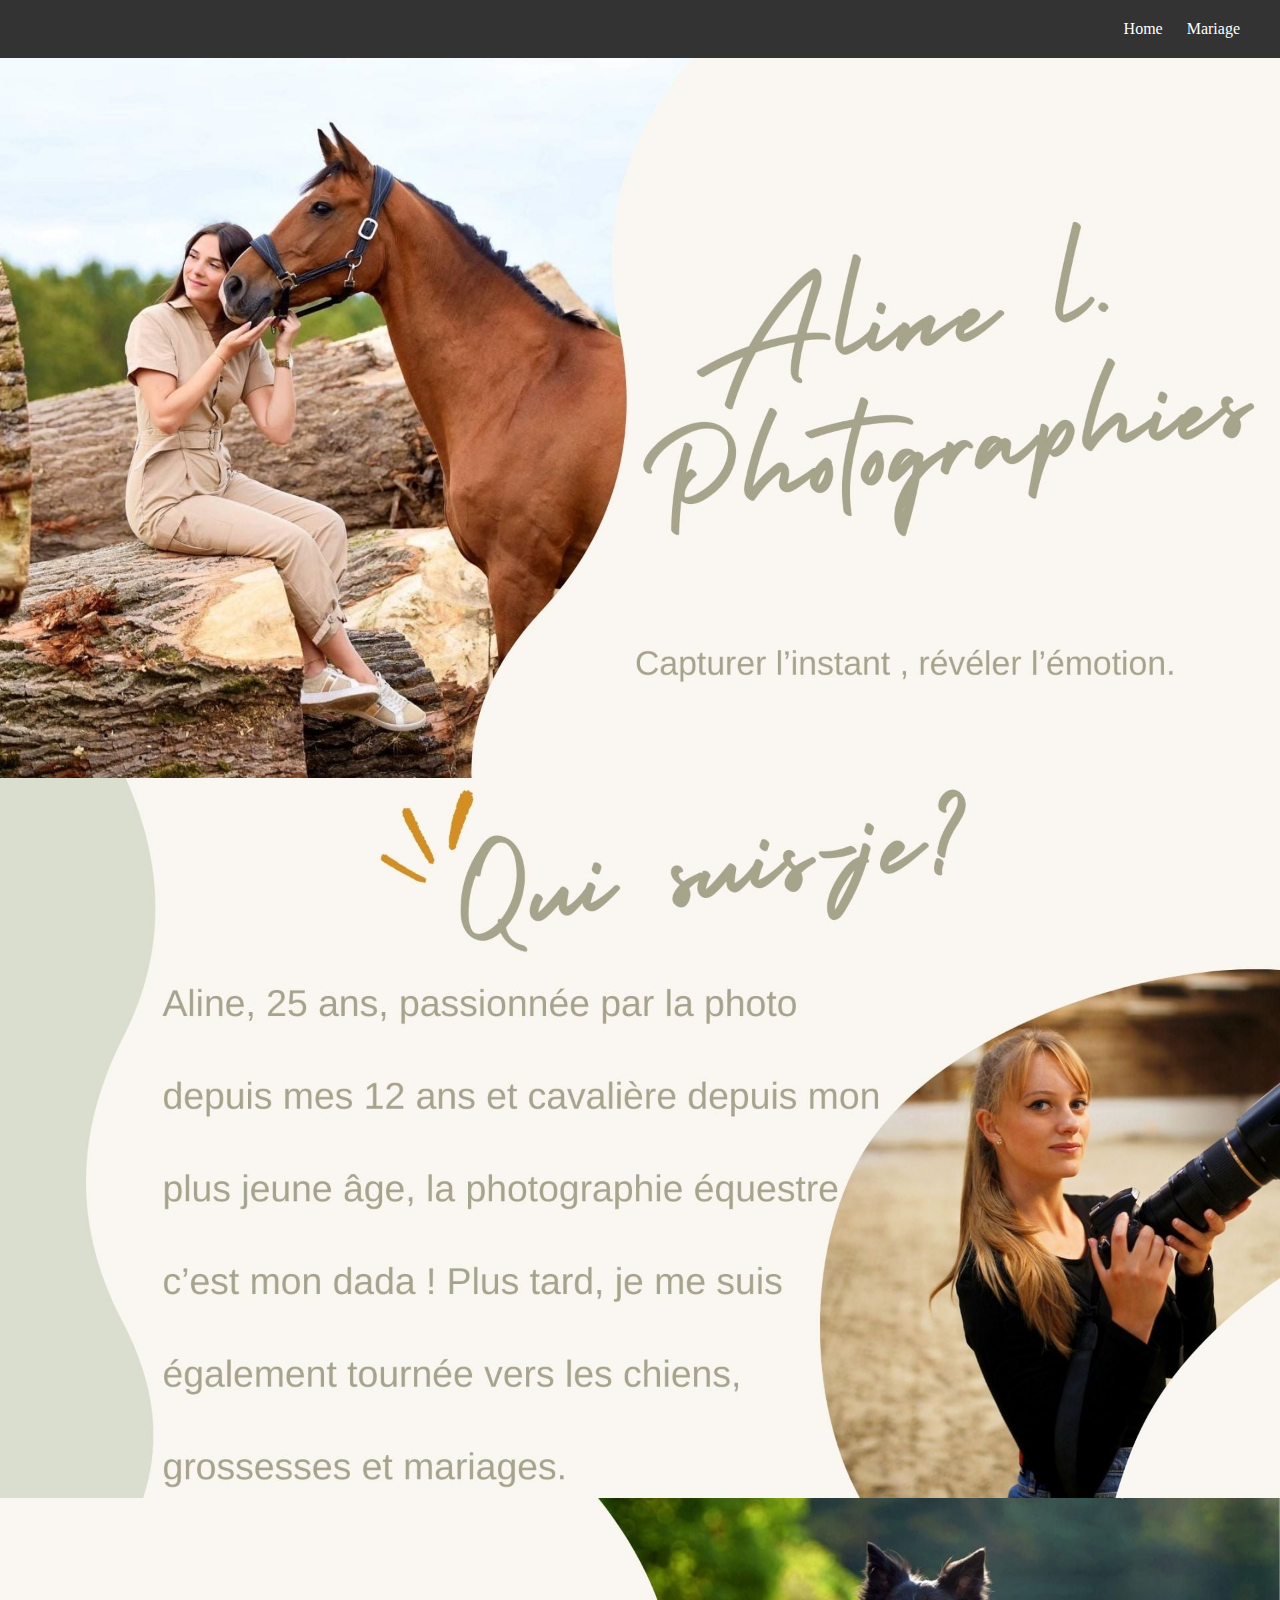
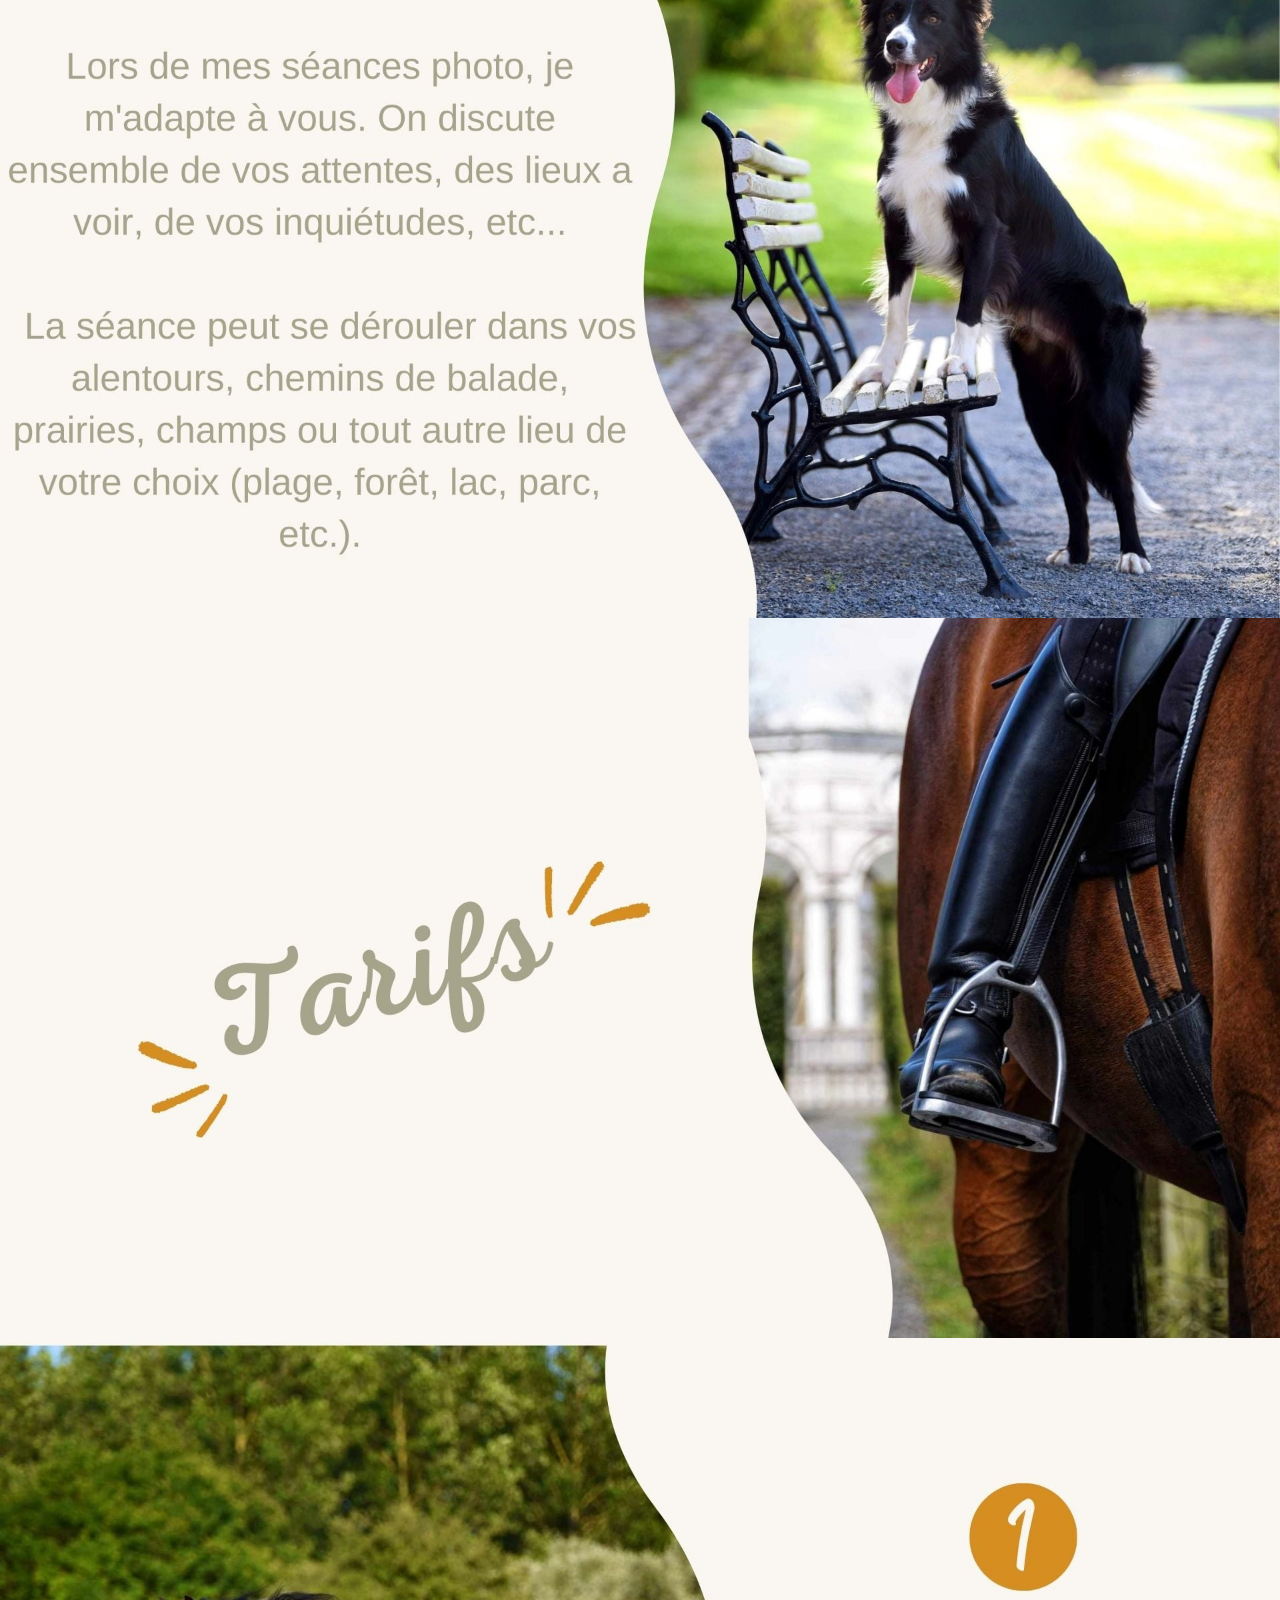
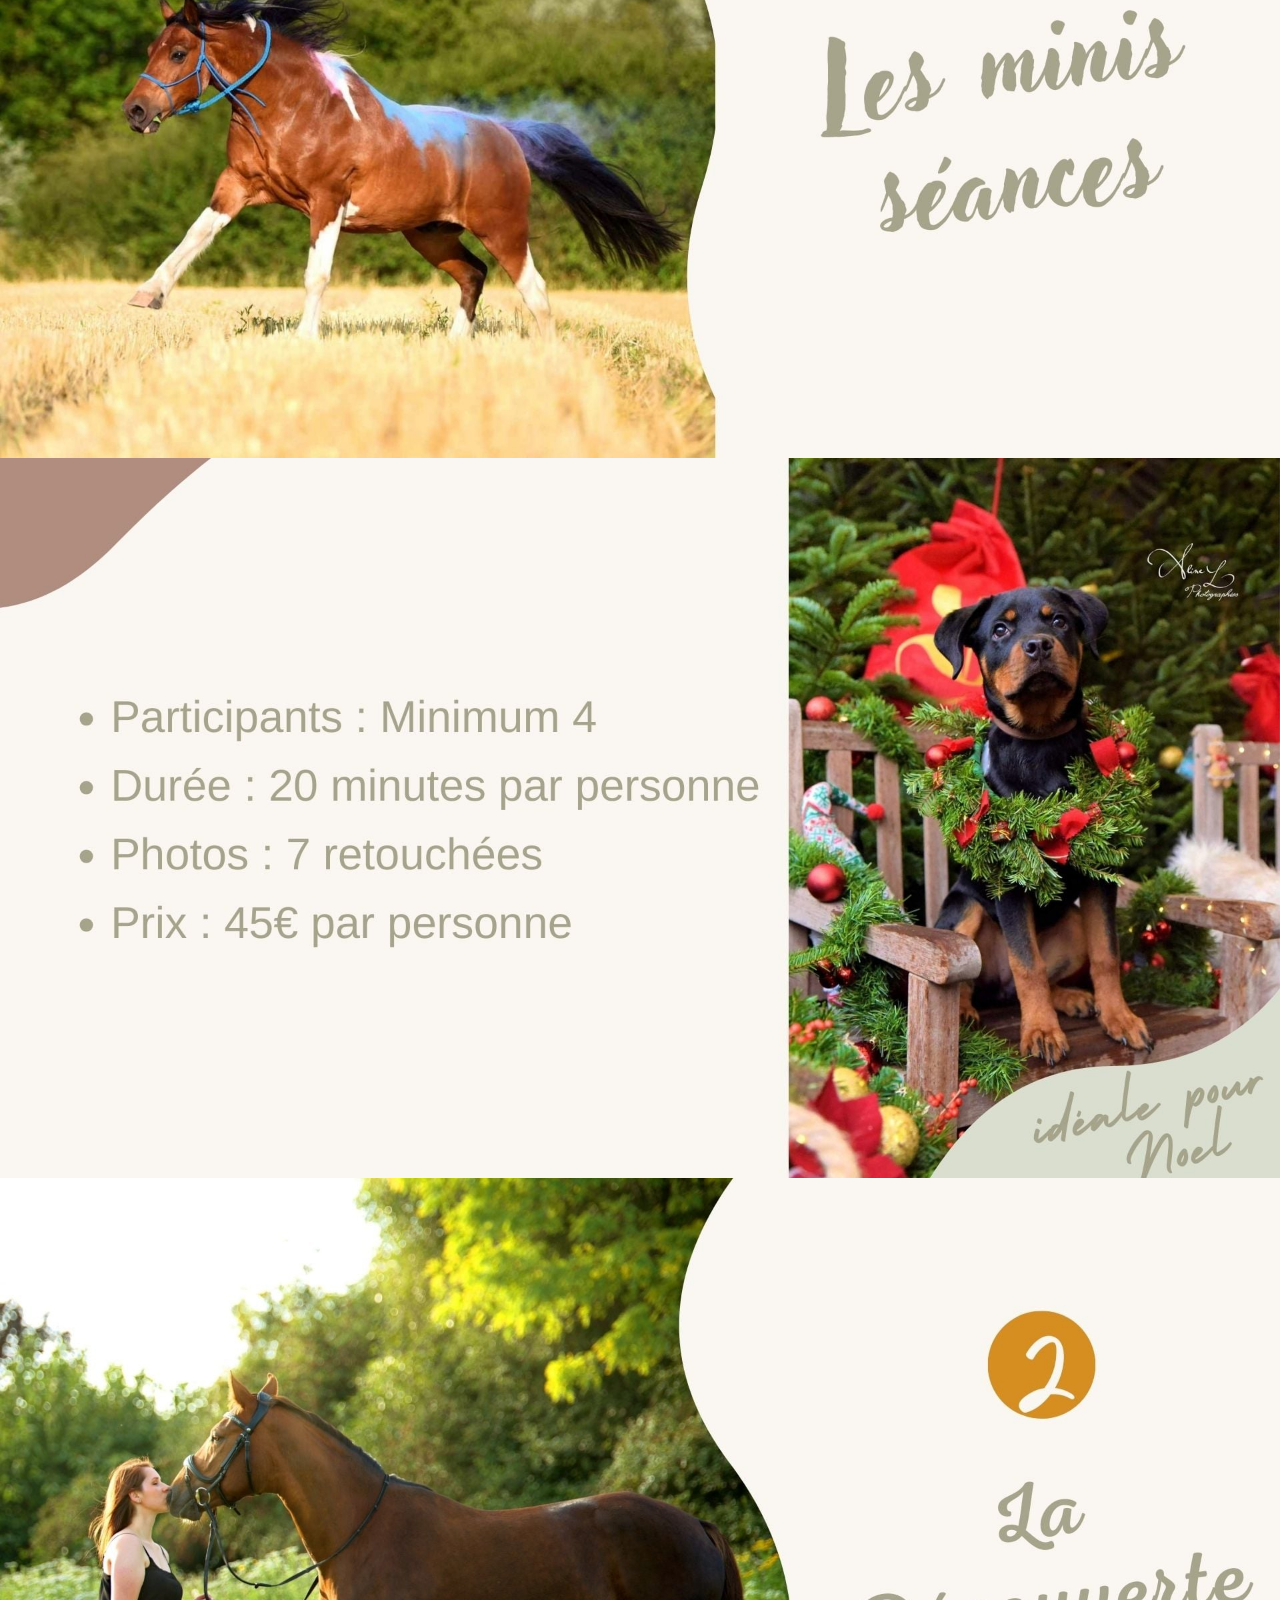
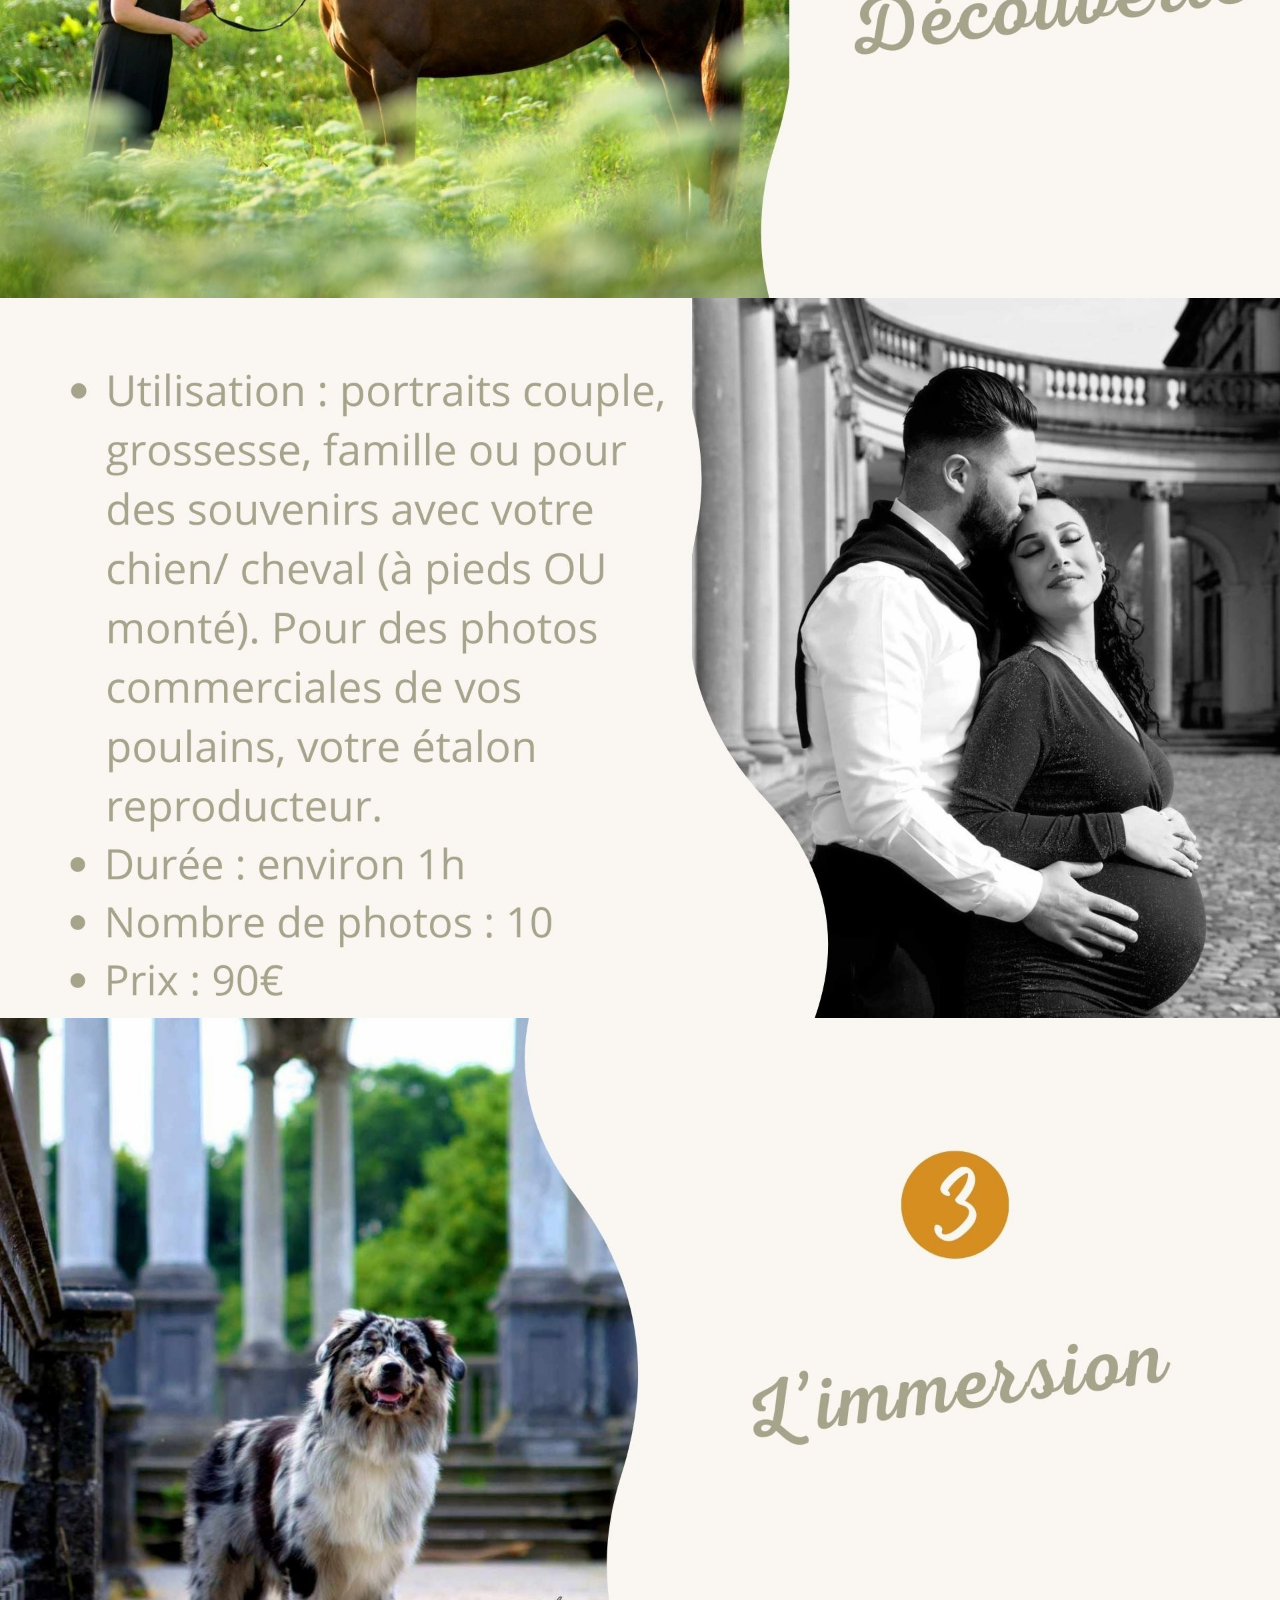
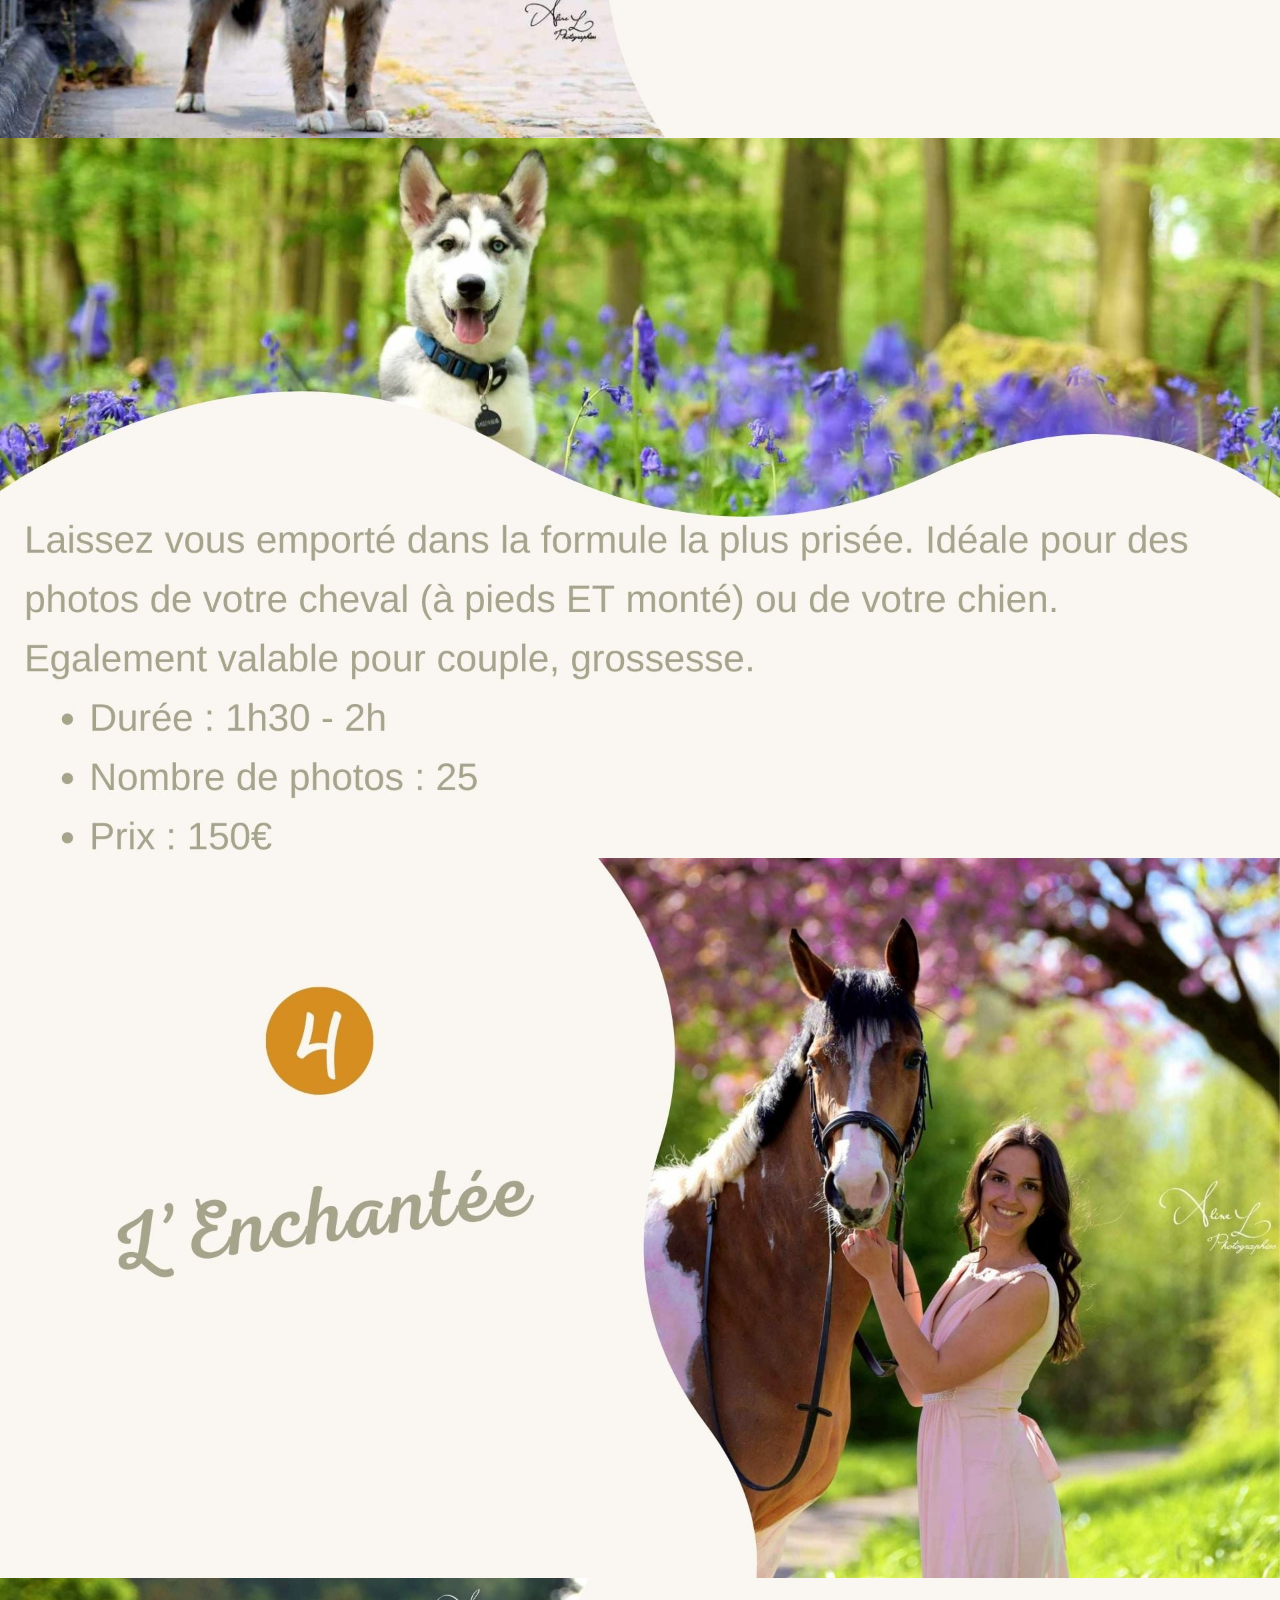
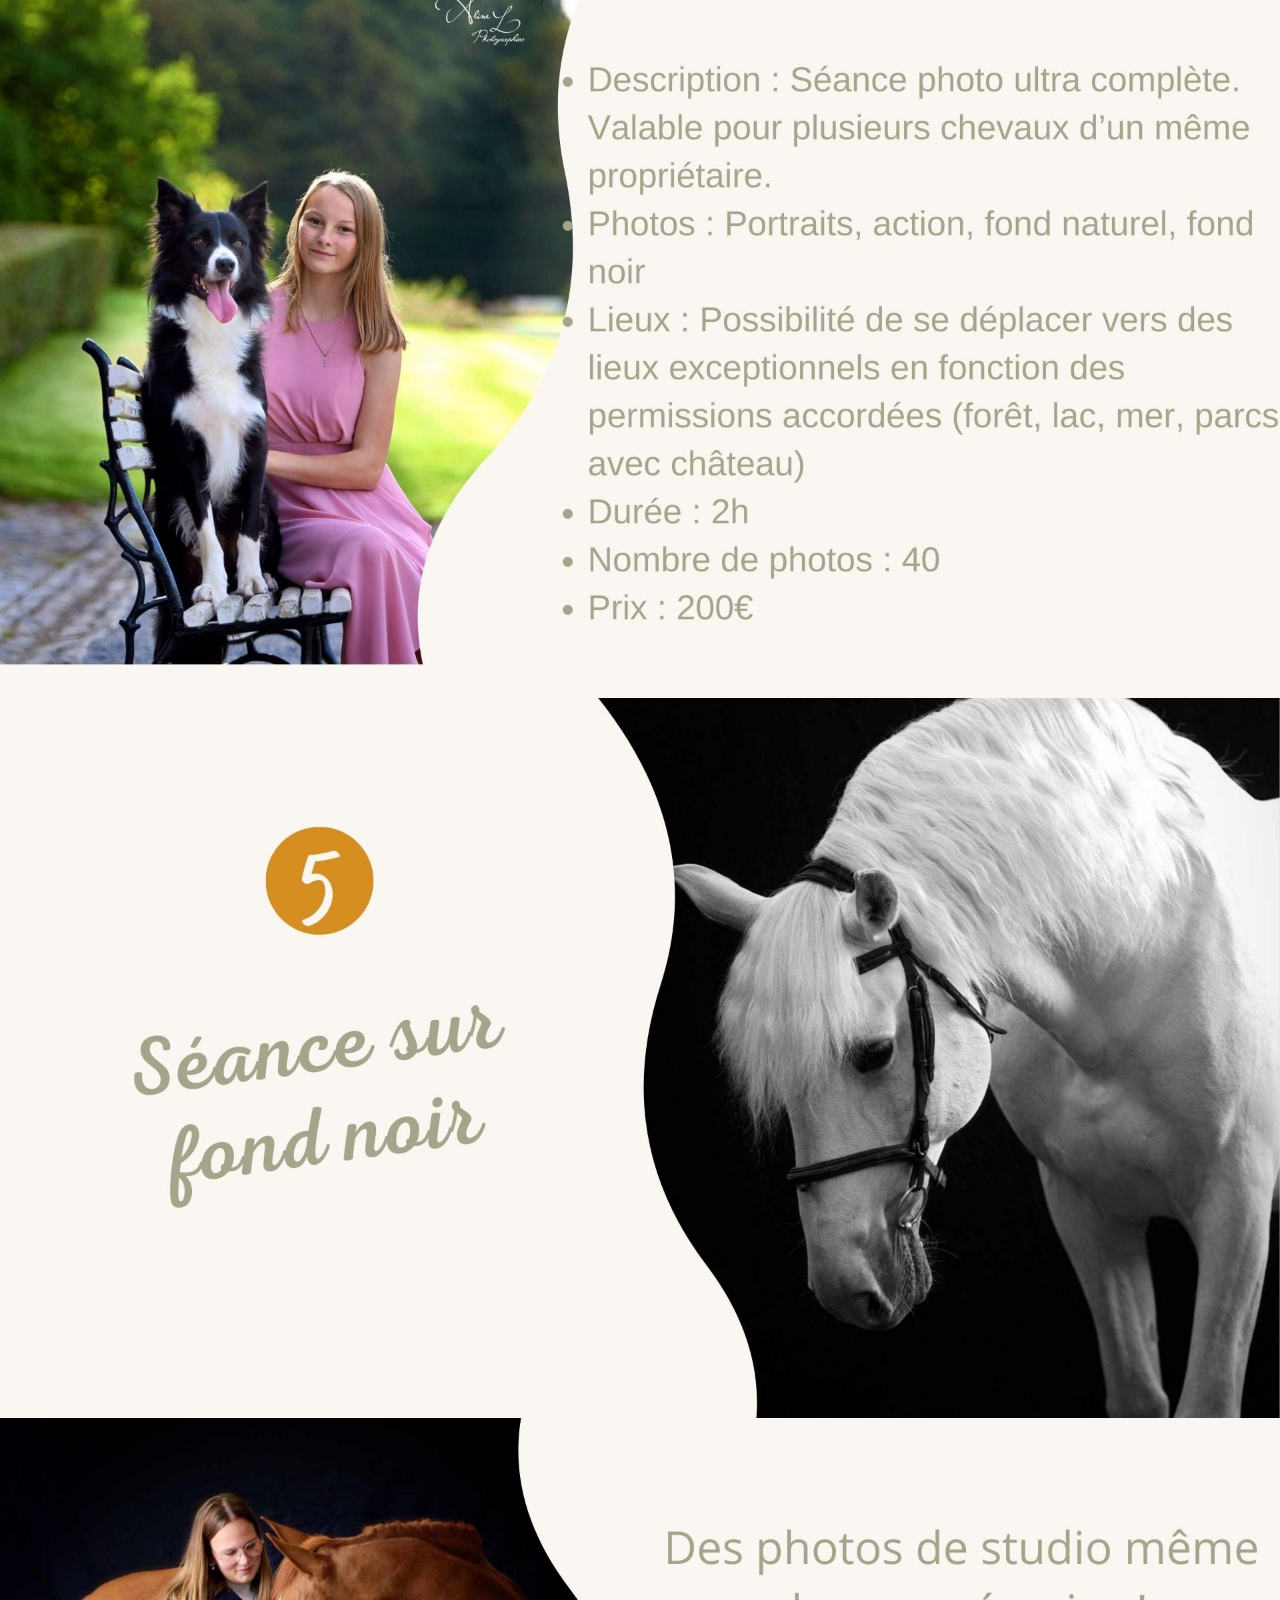
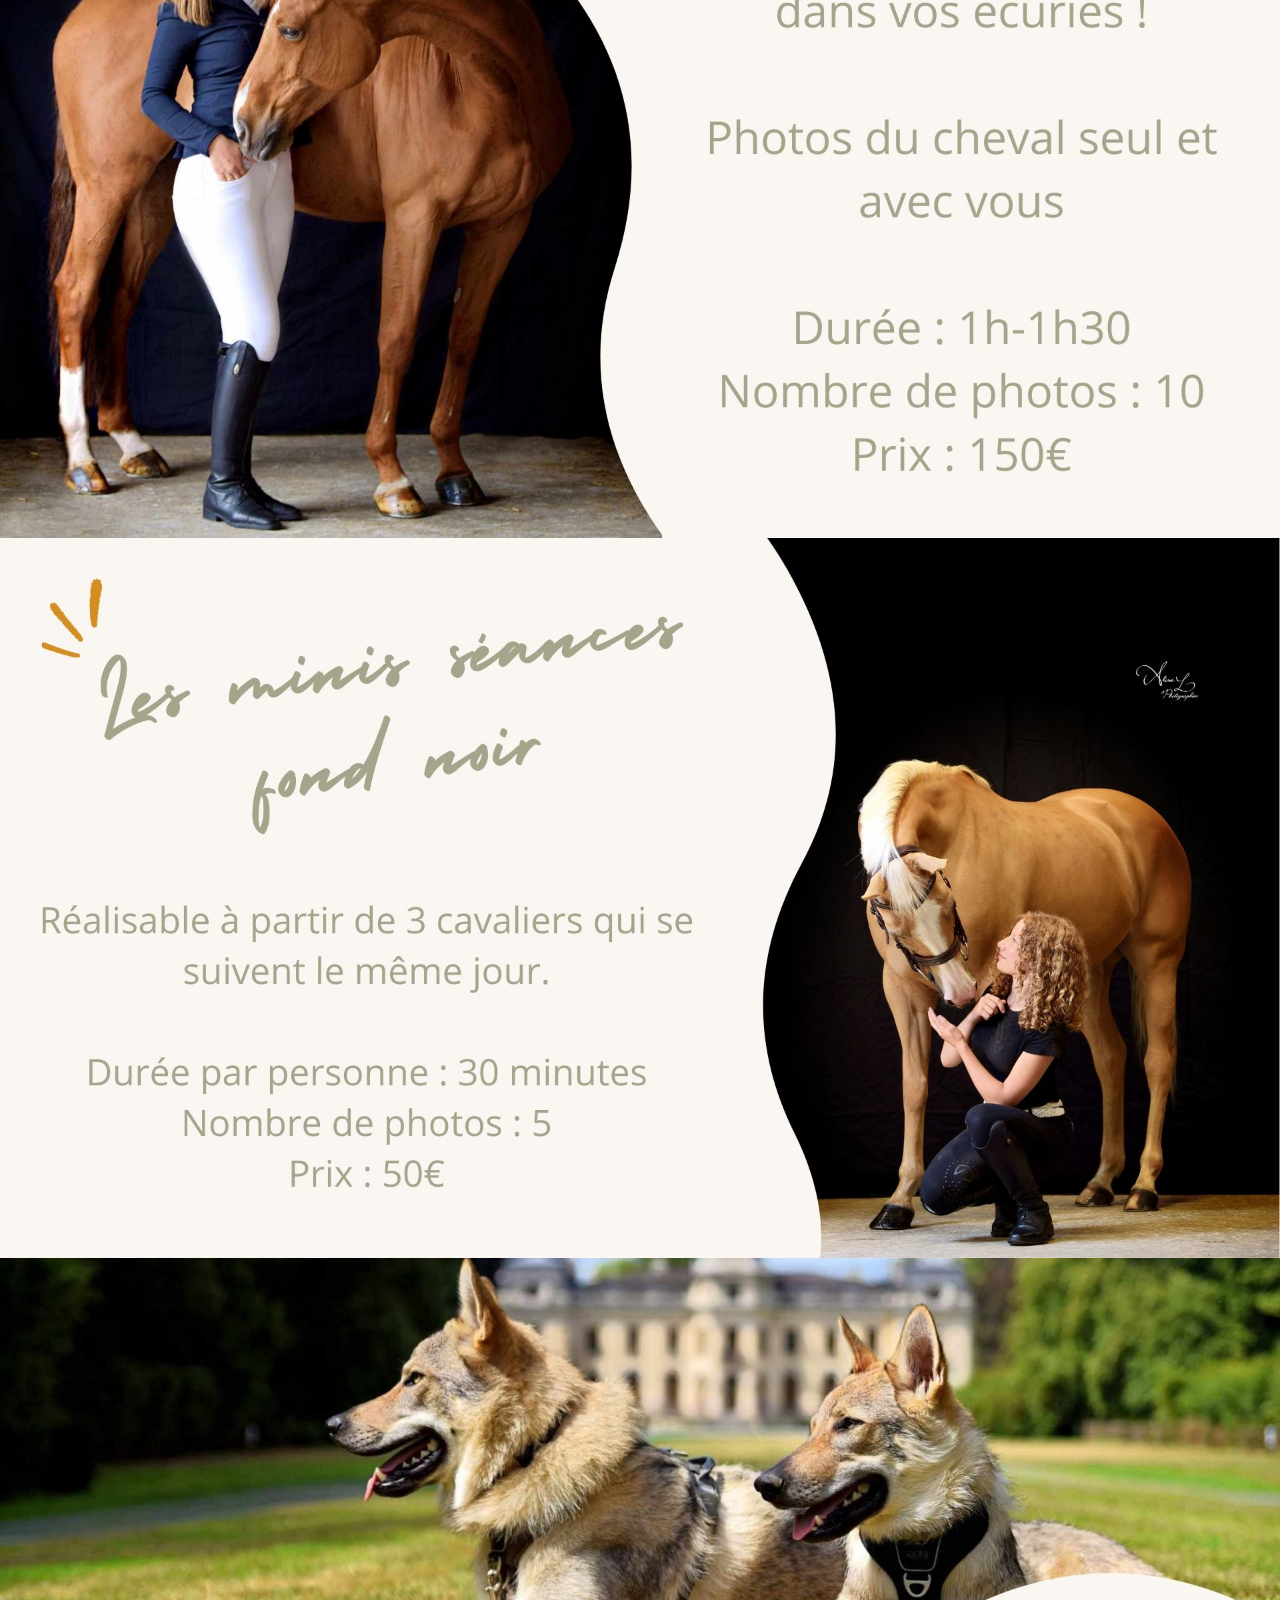
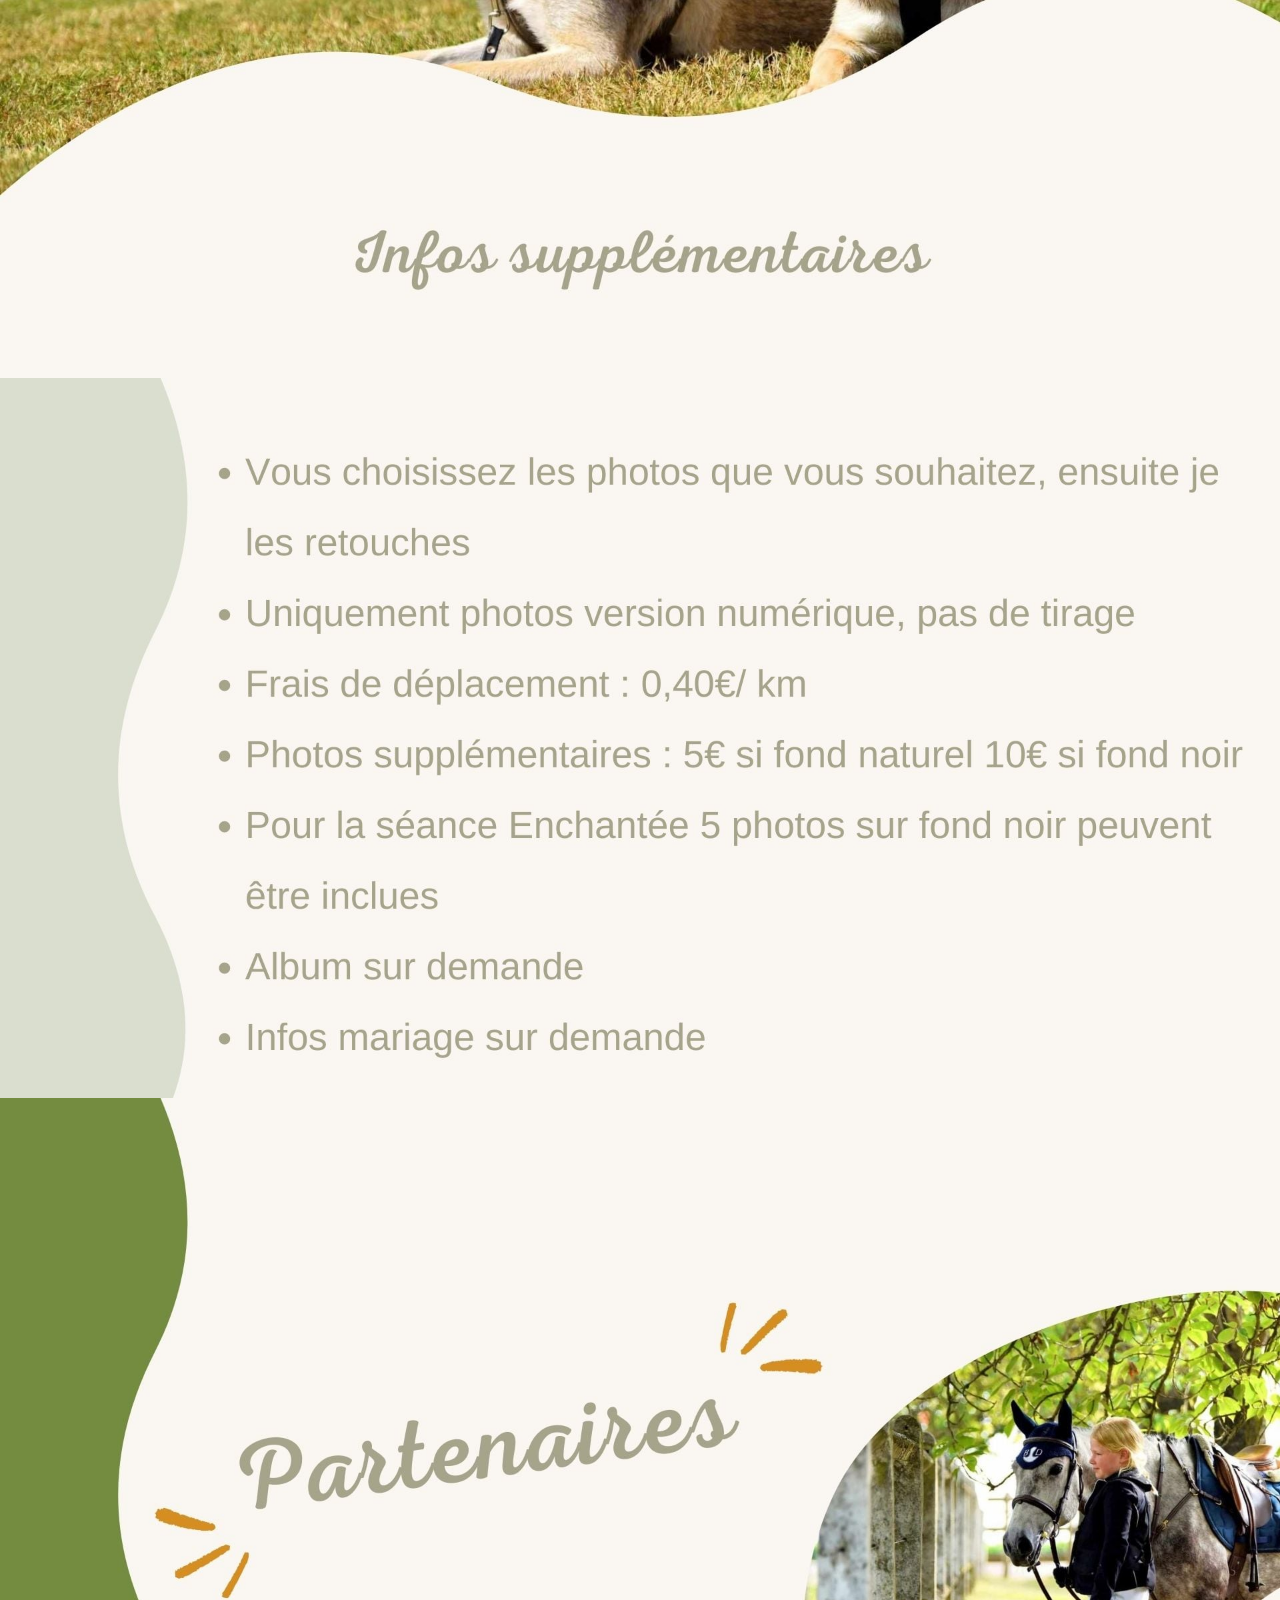
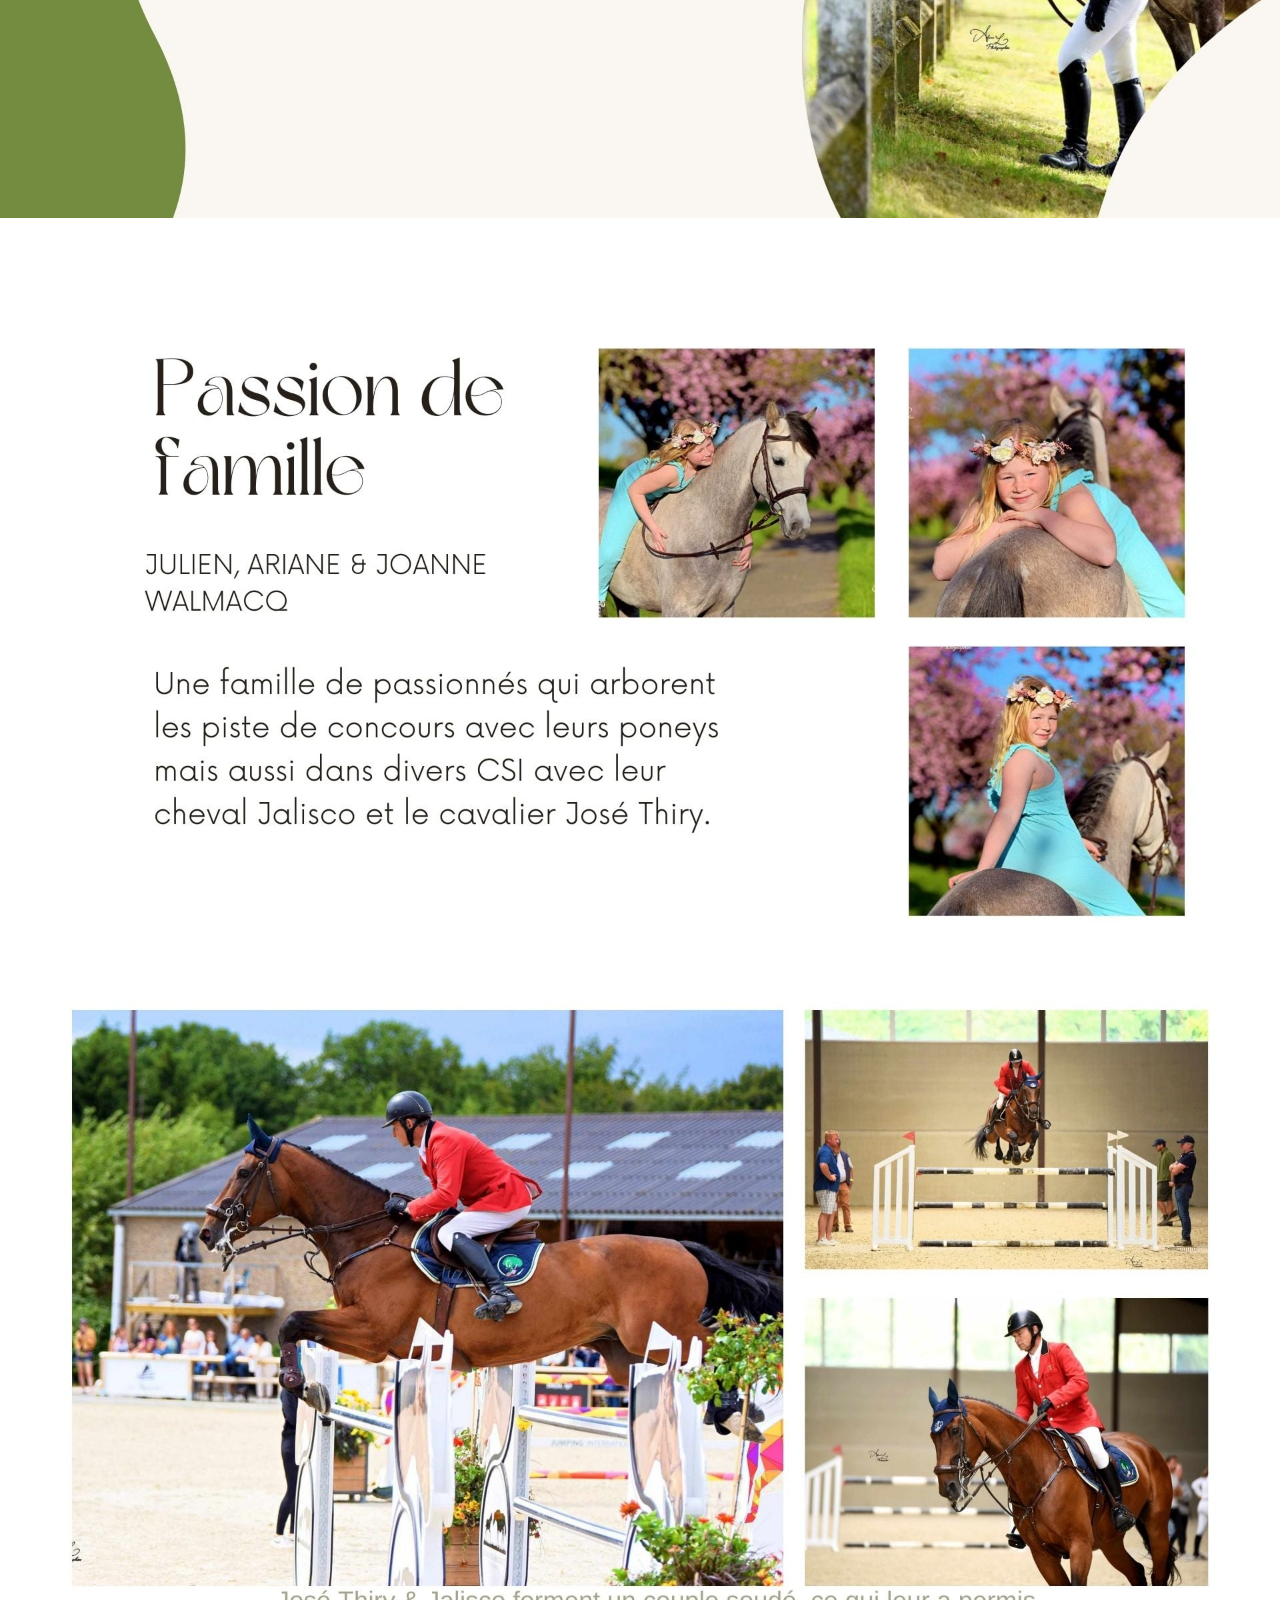
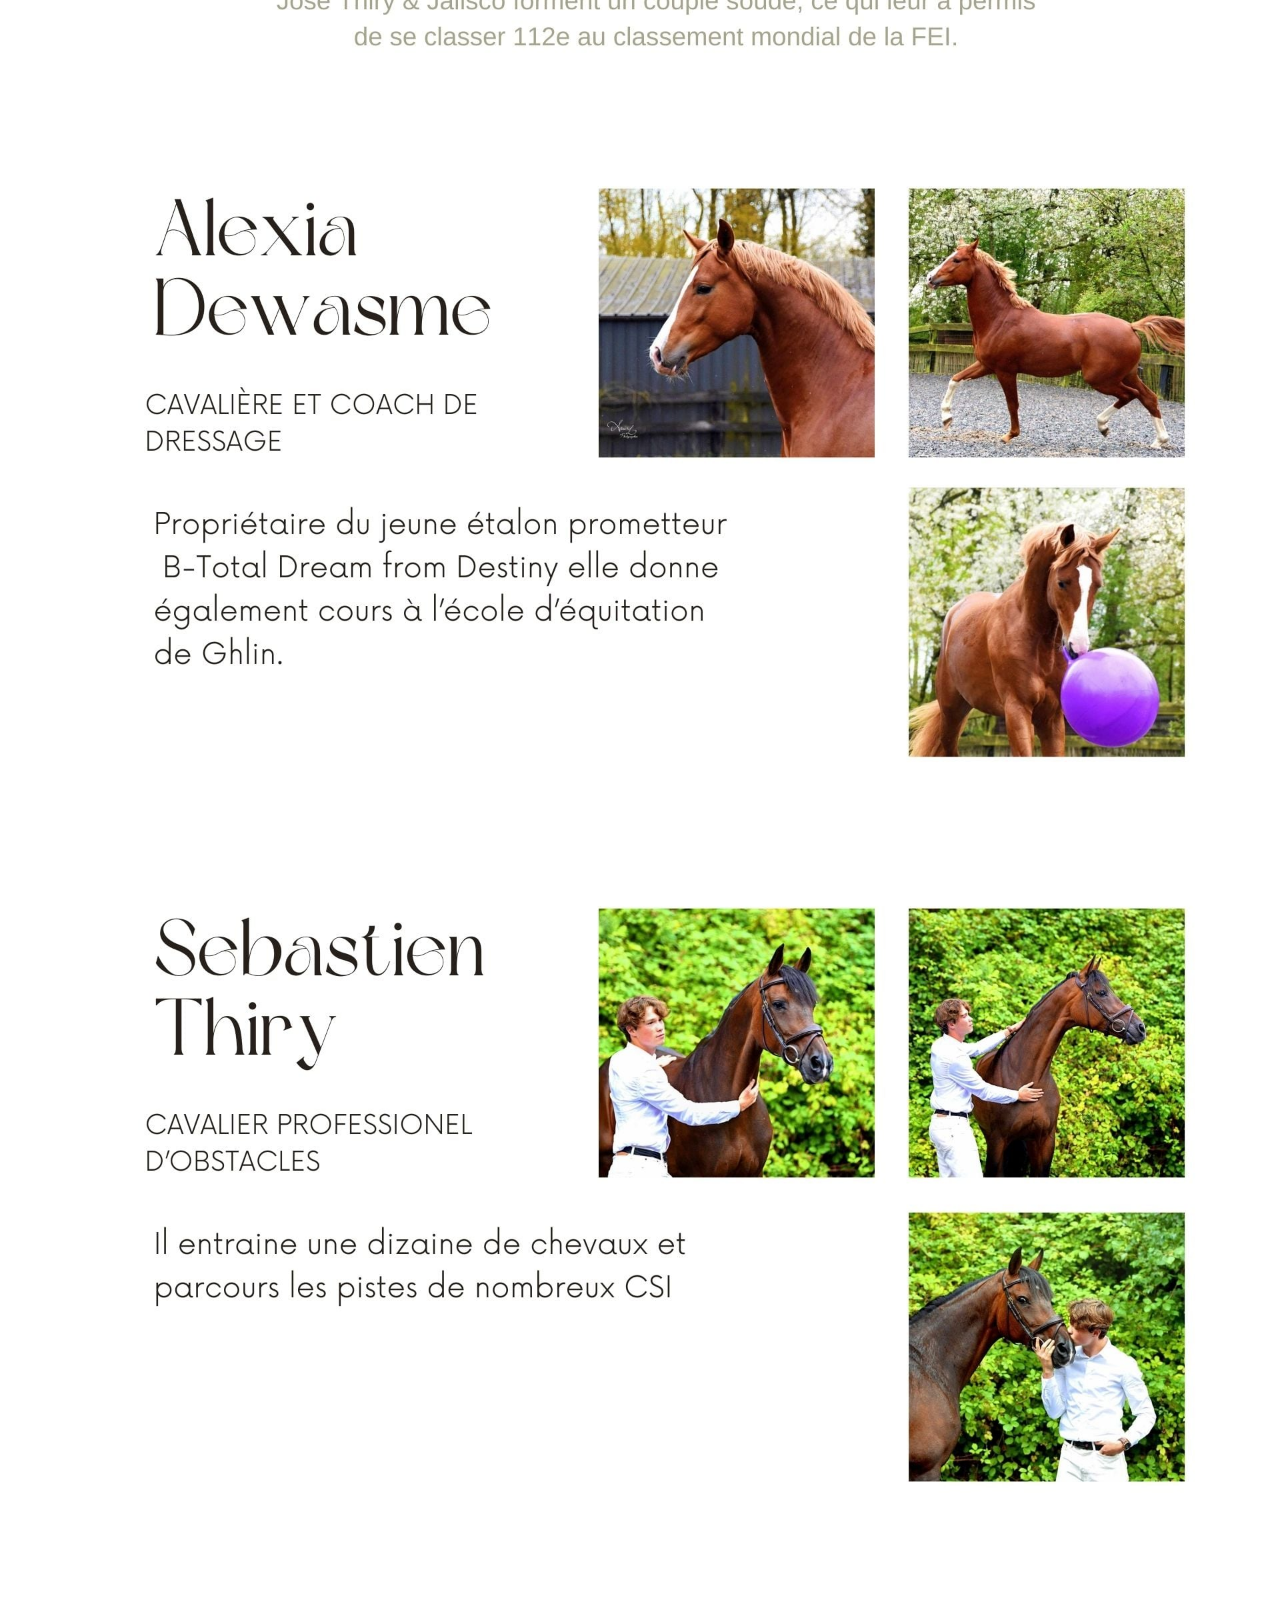
<file: index.html>
<!DOCTYPE html>
<html lang="en">
<head>
    <meta charset="UTF-8">
    <meta name="viewport" content="width=device-width, initial-scale=1.0">
    <title>Aline-L.Photographies</title>
    <link rel="stylesheet" href="assets/css/style.css">
</head>
<body>
    <nav>
        <ul>
            <li><a href="index.html">Home</a></li>
            <li><a href="mariage.html">Mariage</a></li>
        </ul>
    </nav>
    
    <div class="container">
    <div class="presantation">
        <img src="assets/img/first.jpeg"
    </div>
    <div class="quisuisje">
        <img src="assets/img/quisuisje.jpeg"
    </div>
    <div>
        <img src="assets/img/messceances.jpeg">
    </div>
    <div>
        <img src="assets/img/tarif.jpeg">
    </div>
    <div>
        <img src="assets/img/minisceances.jpeg">
    </div>
    <div>
        <img src="assets/img/d42f1e13-6ff7-4275-b9cd-edaf8e9f8c2f.jpeg">
    </div>
    <div>
        <img src="assets/img/ladecov.jpeg">
    </div>
    <div>
        <img src="assets/img/img2/cda60366-2e7b-4bde-9d27-adc1d92b3e0c.JPG">
    </div>
    <div>
        <img src="assets/img/limmersion.jpeg">
    </div>
    <div>
        <img src="assets/img/img2/308d7a15-aa6a-4899-aa75-30cf0e53b8d2.JPG">
    </div>
    <div>
        <img src="assets/img/e21a1ded-6f6b-4795-bda0-042dbd1e340f.jpeg">
    </div>
    <div>
        <img src="assets/img/37751faf-e2f4-4243-bc6f-8235738c5dad.jpeg">
    </div>
    <div>
        <img src="assets/img/6bc18723-0fe5-44f2-9c49-94c70dc73a88.jpeg">
    </div>
    <div>
        <img src="assets/img/img2/183f8ba1-6ed1-4c95-9849-b4b8f2b7f6d9.JPG">
    </div>
    <div>
        <img src="assets/img/img2/75f7feb8-1524-441a-b277-e6e58b19bd05.JPG">
    </div>
    <div>
        <img src="assets/img/c4df8bce-c48a-4365-a030-7f617a97840a.jpeg">
    </div>
    <div>
        <img src="assets/img/img2/9805ca96-f701-4c07-a039-035859148707.JPG">
    </div>
    <div>
        <img src="assets/img/ce20c36c-5316-4728-bc7e-835e34717c1c.jpeg">
    </div>
    <div>
        <img src="assets/img/2d740c60-9a3f-4037-bc06-2f8648f905e1.jpeg">
    </div>
    <div>
        <img src="assets/img/5911c6ee-461d-4c91-b4e6-2e9e8f59116e.jpeg">
    </div>
    <div>
        <img src="assets/img/52c6260f-3d82-4778-b30a-e884aa8e03d1.jpeg">
    </div>
    <div>
        <img src="assets/img/008552a9-e3f4-4fac-b219-b73b2409a531.jpeg">
    </div>
    <div>
        <img src="assets/img/a1bb56db-876e-4c21-85d9-68821f012dac (1).jpeg">
    </div>
</div>
</body>
</html>
</file>
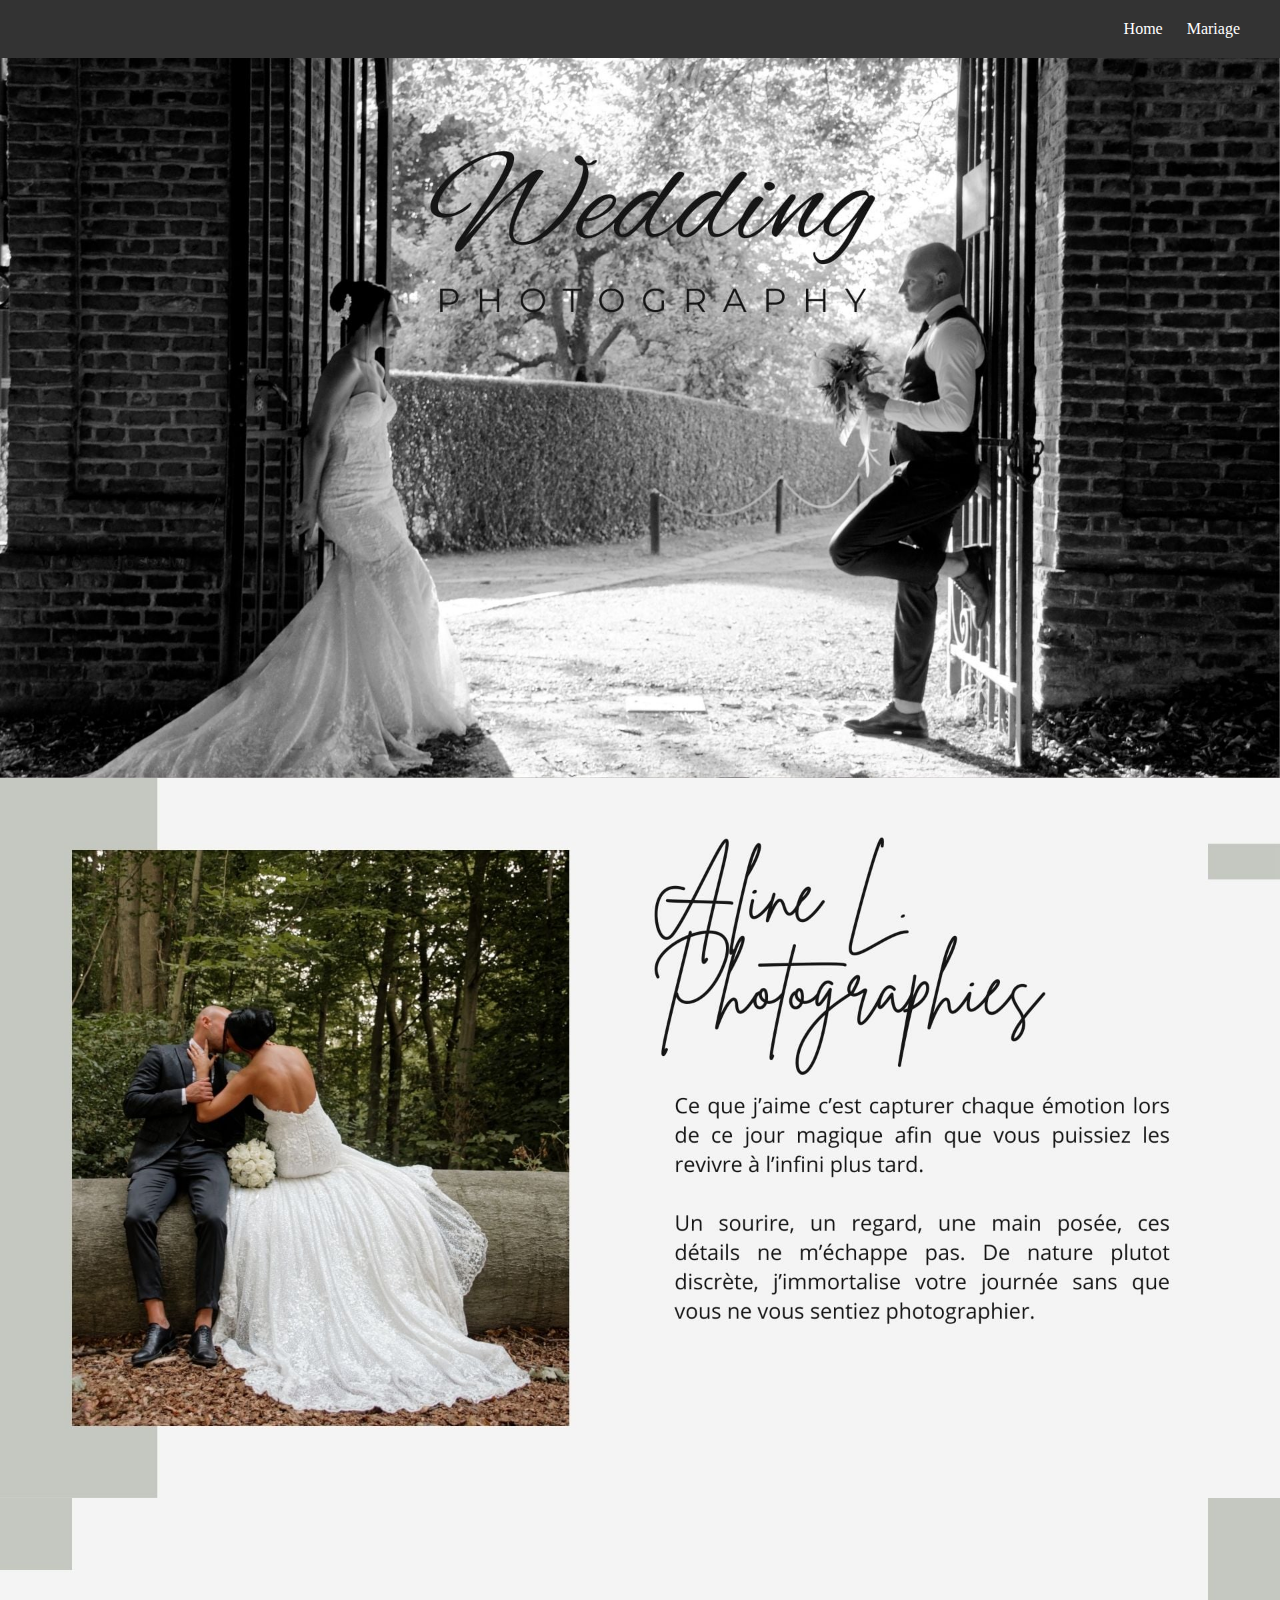
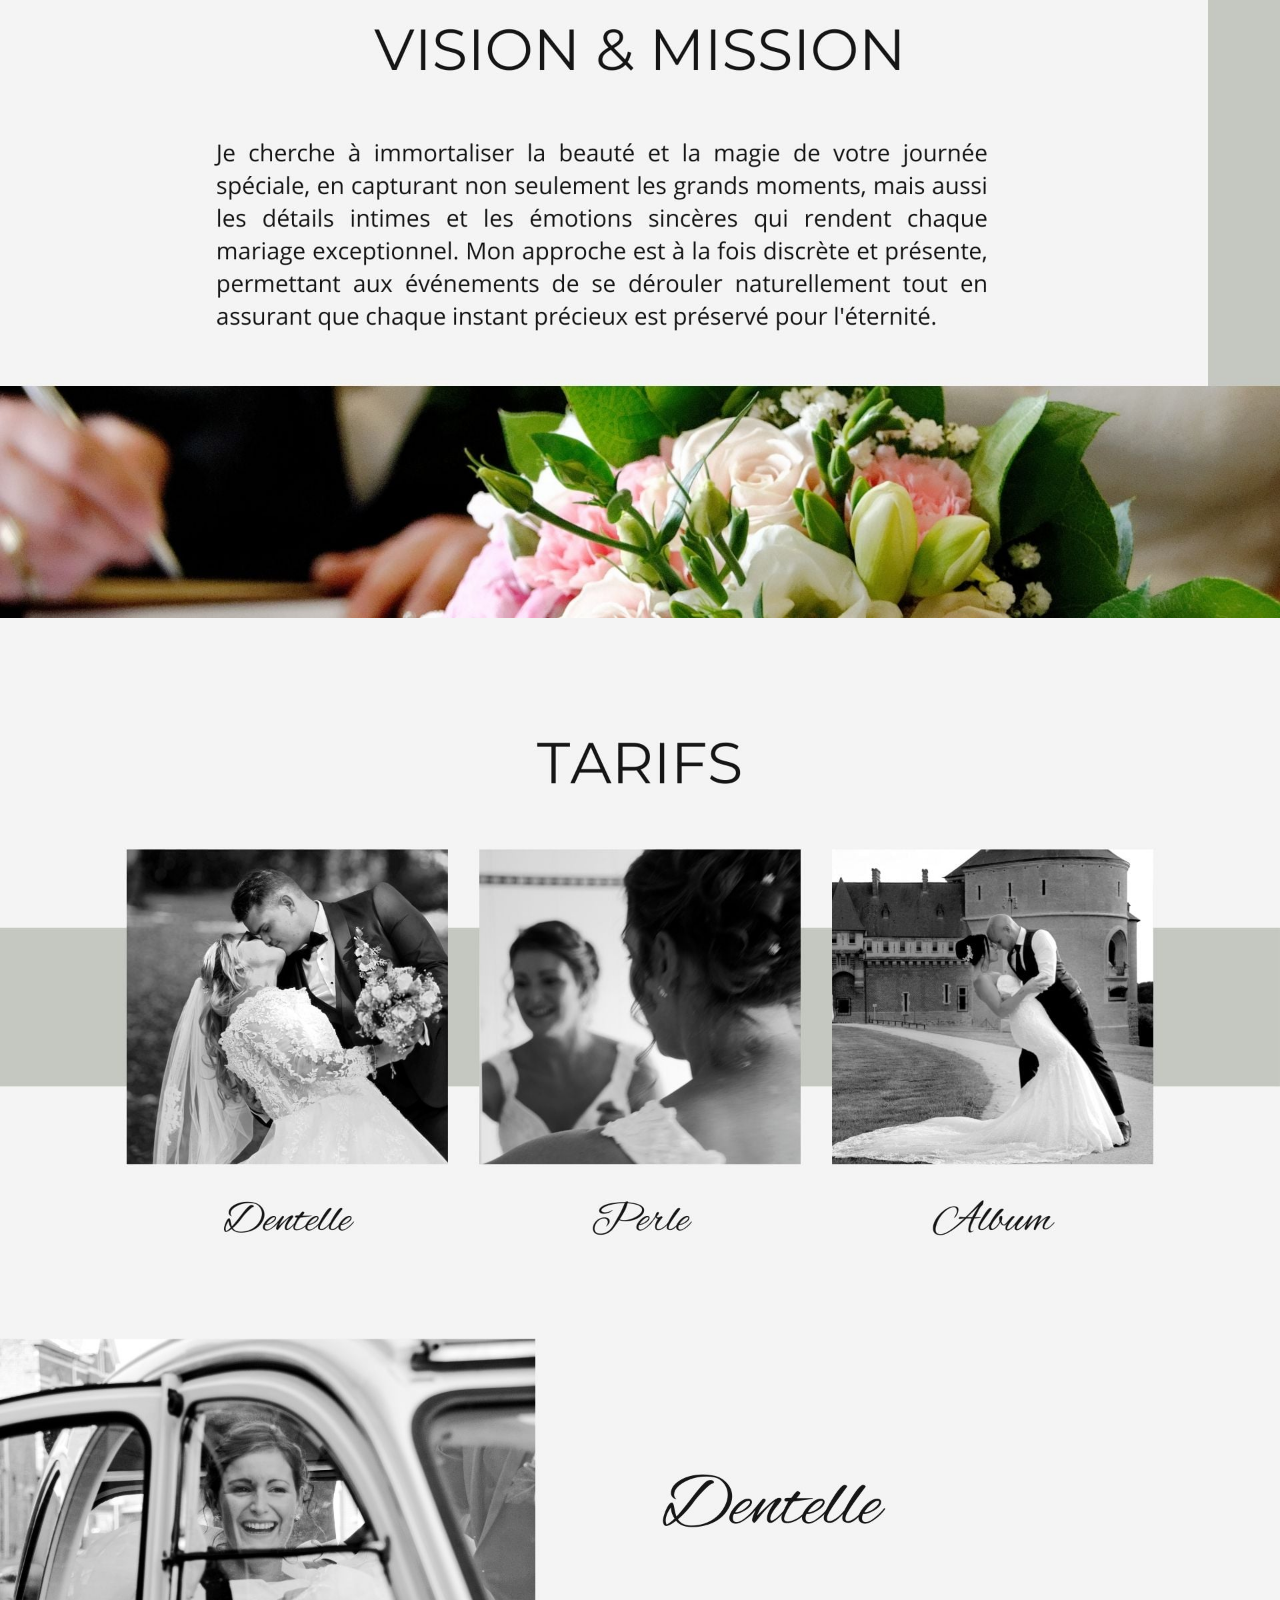
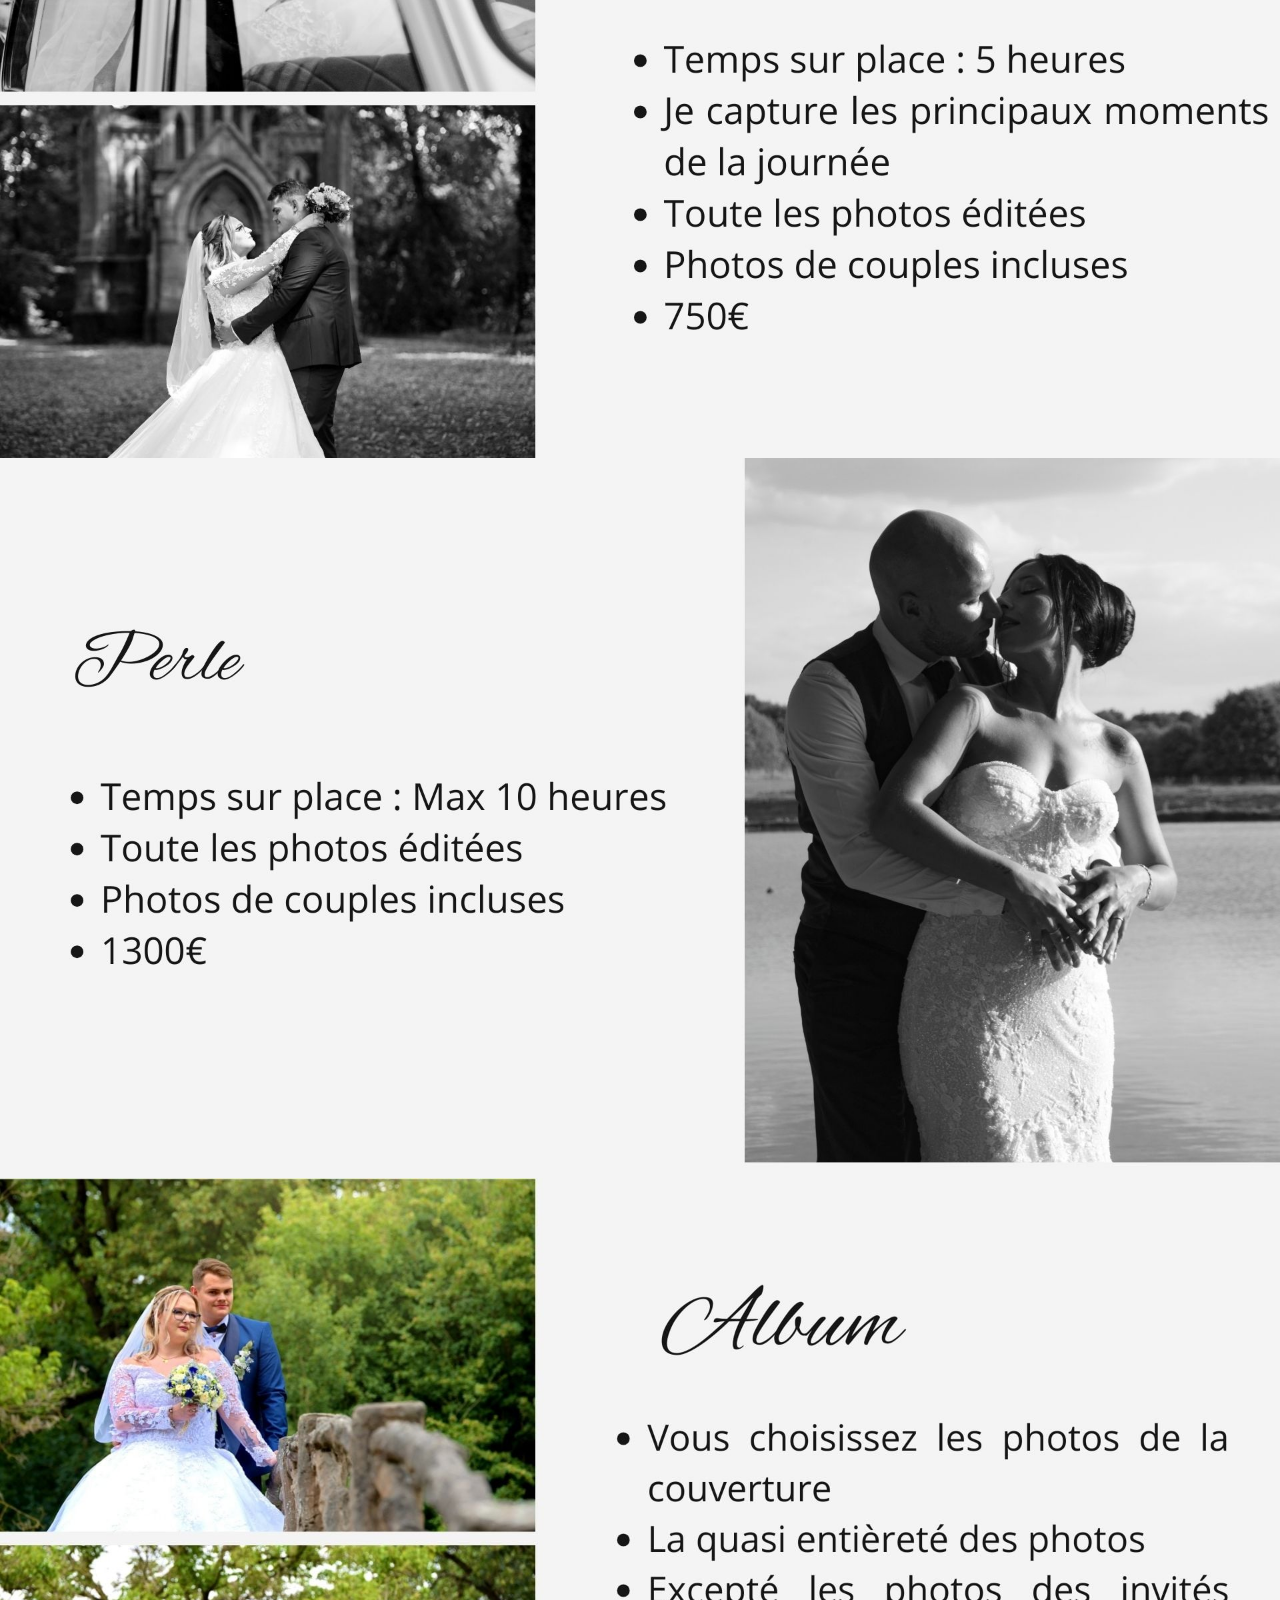
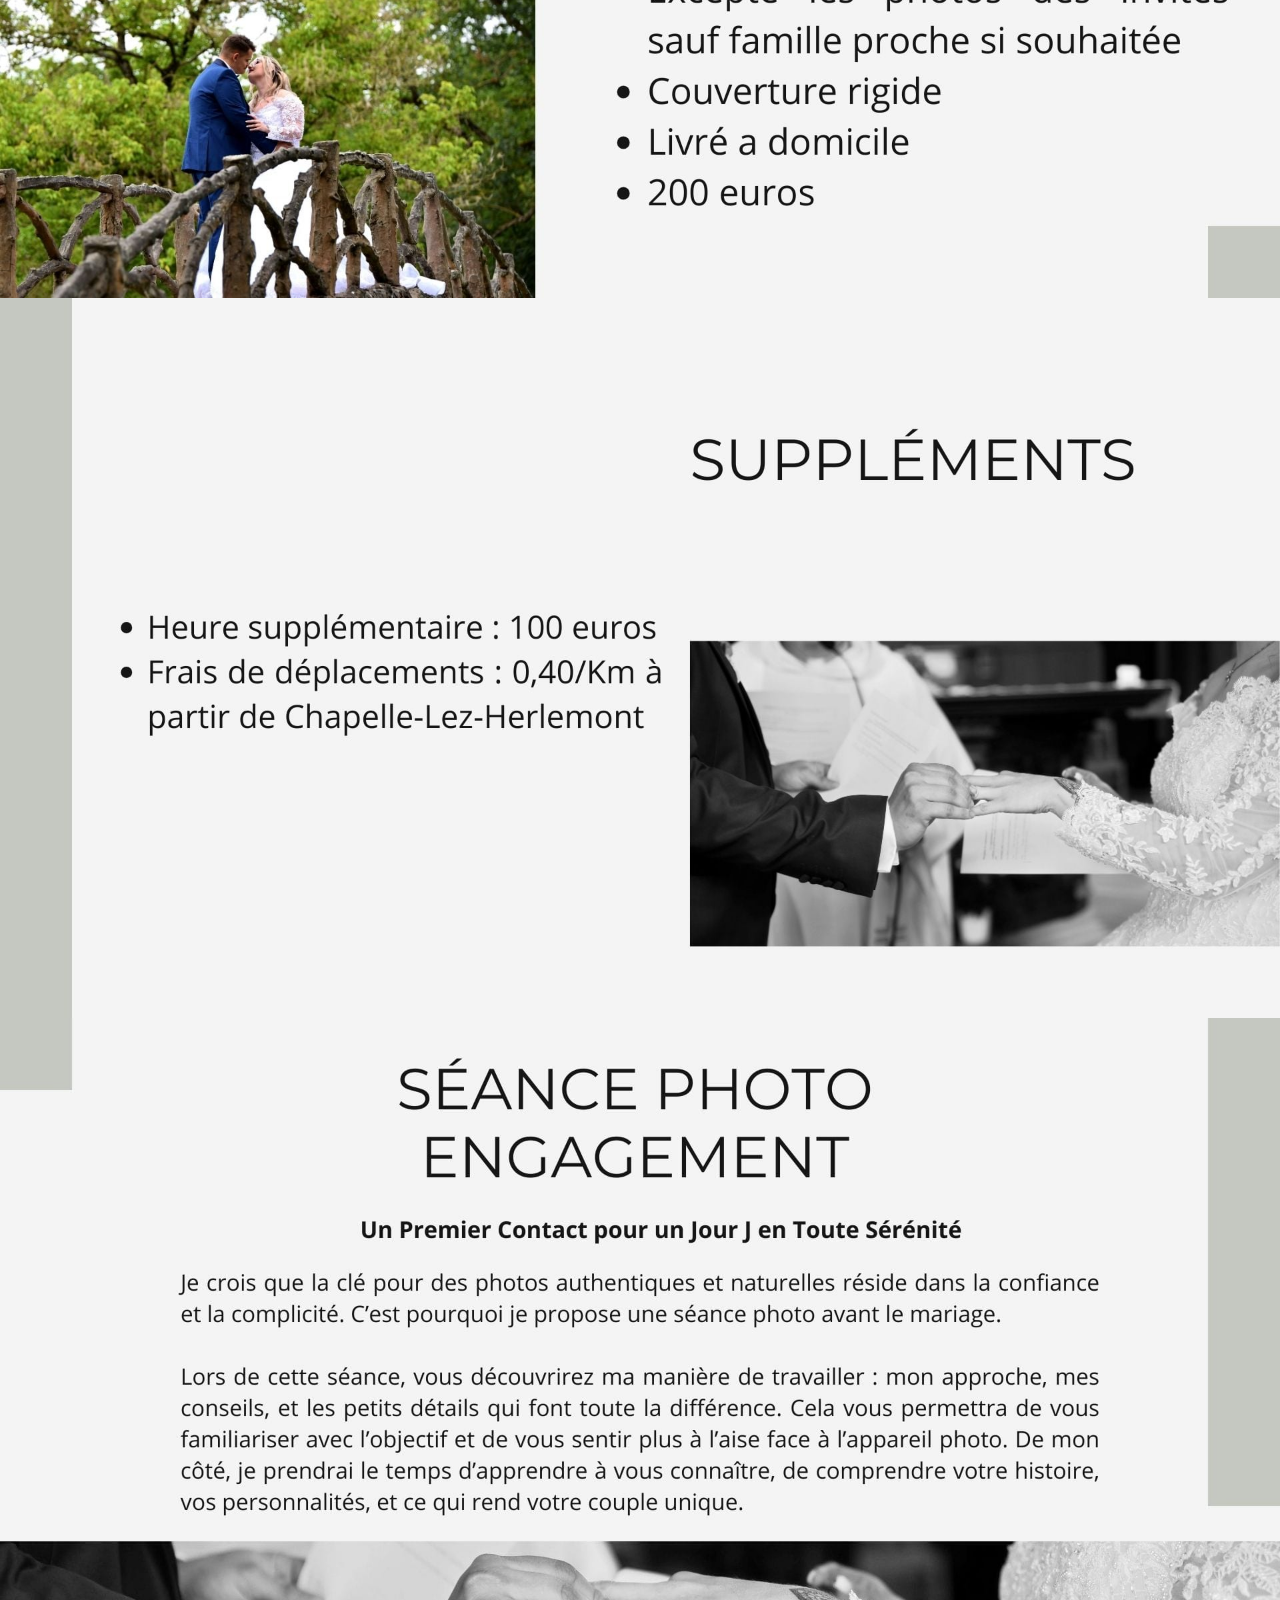
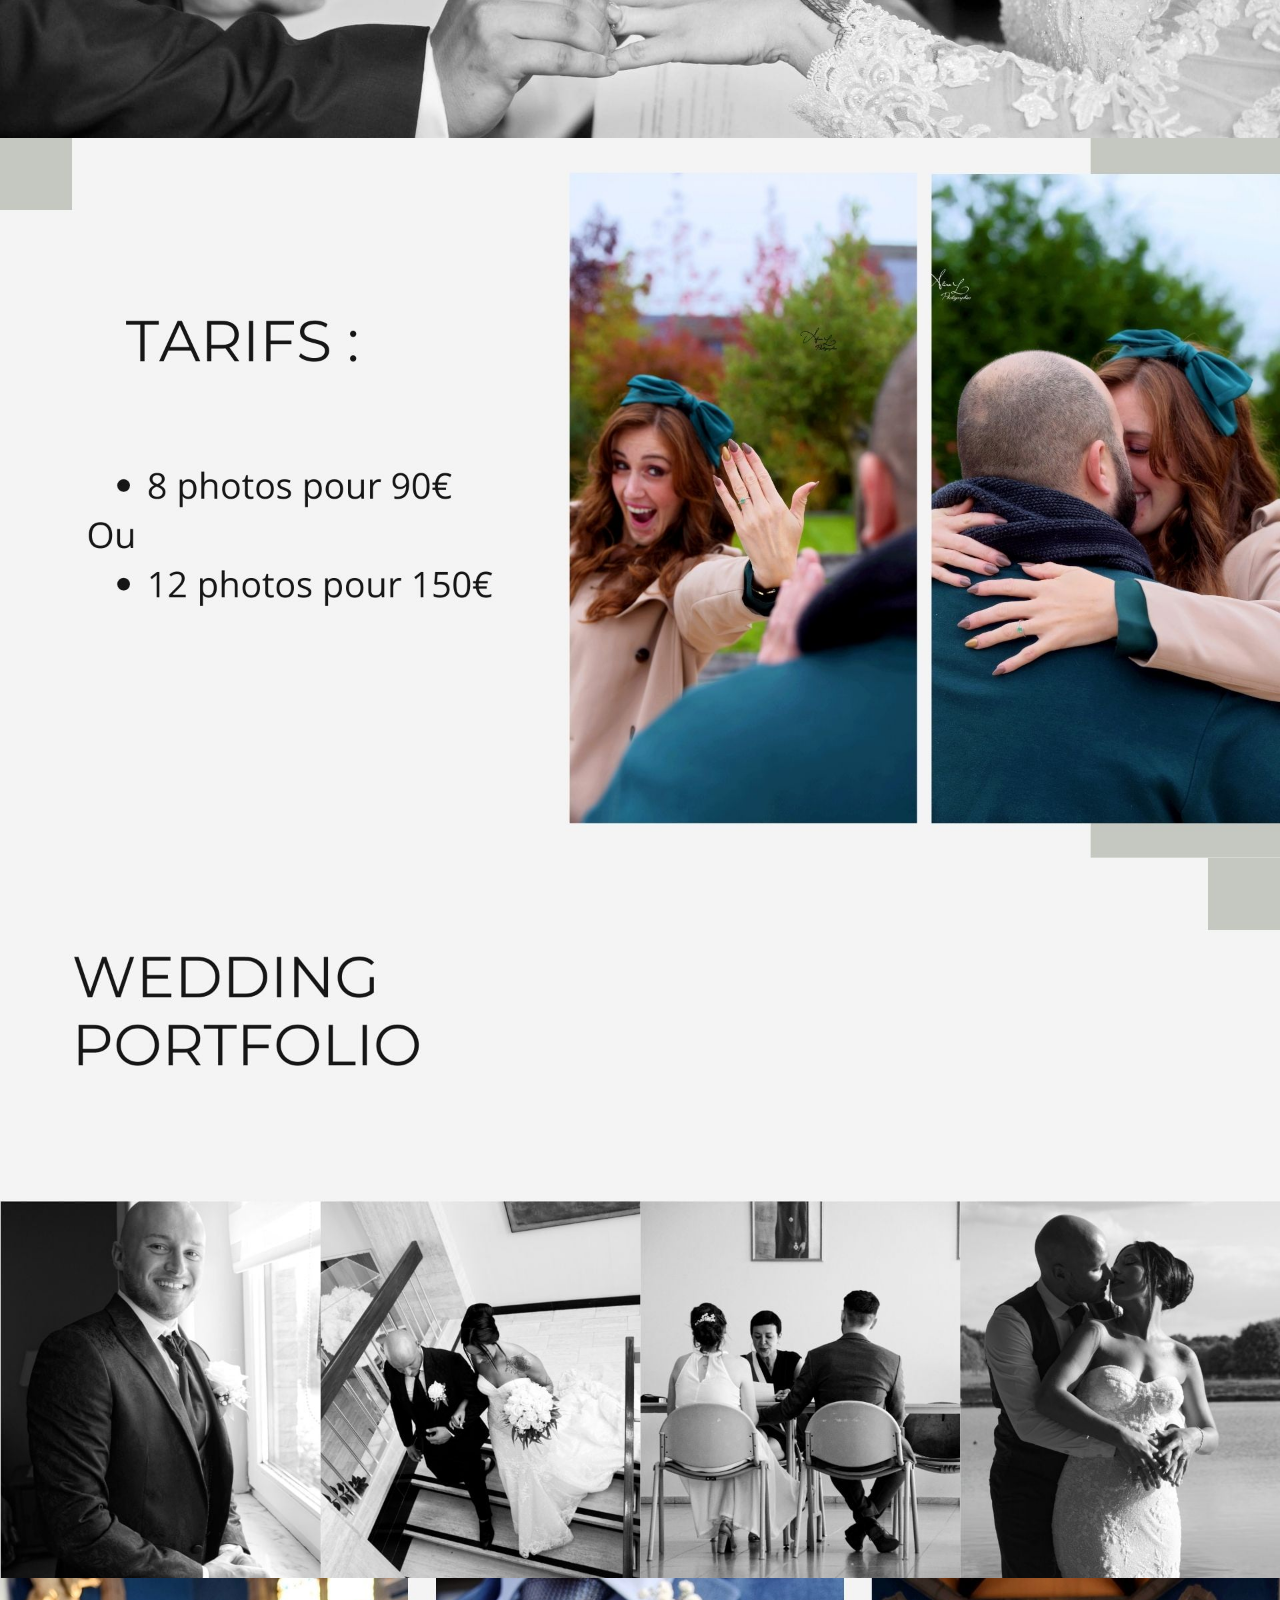
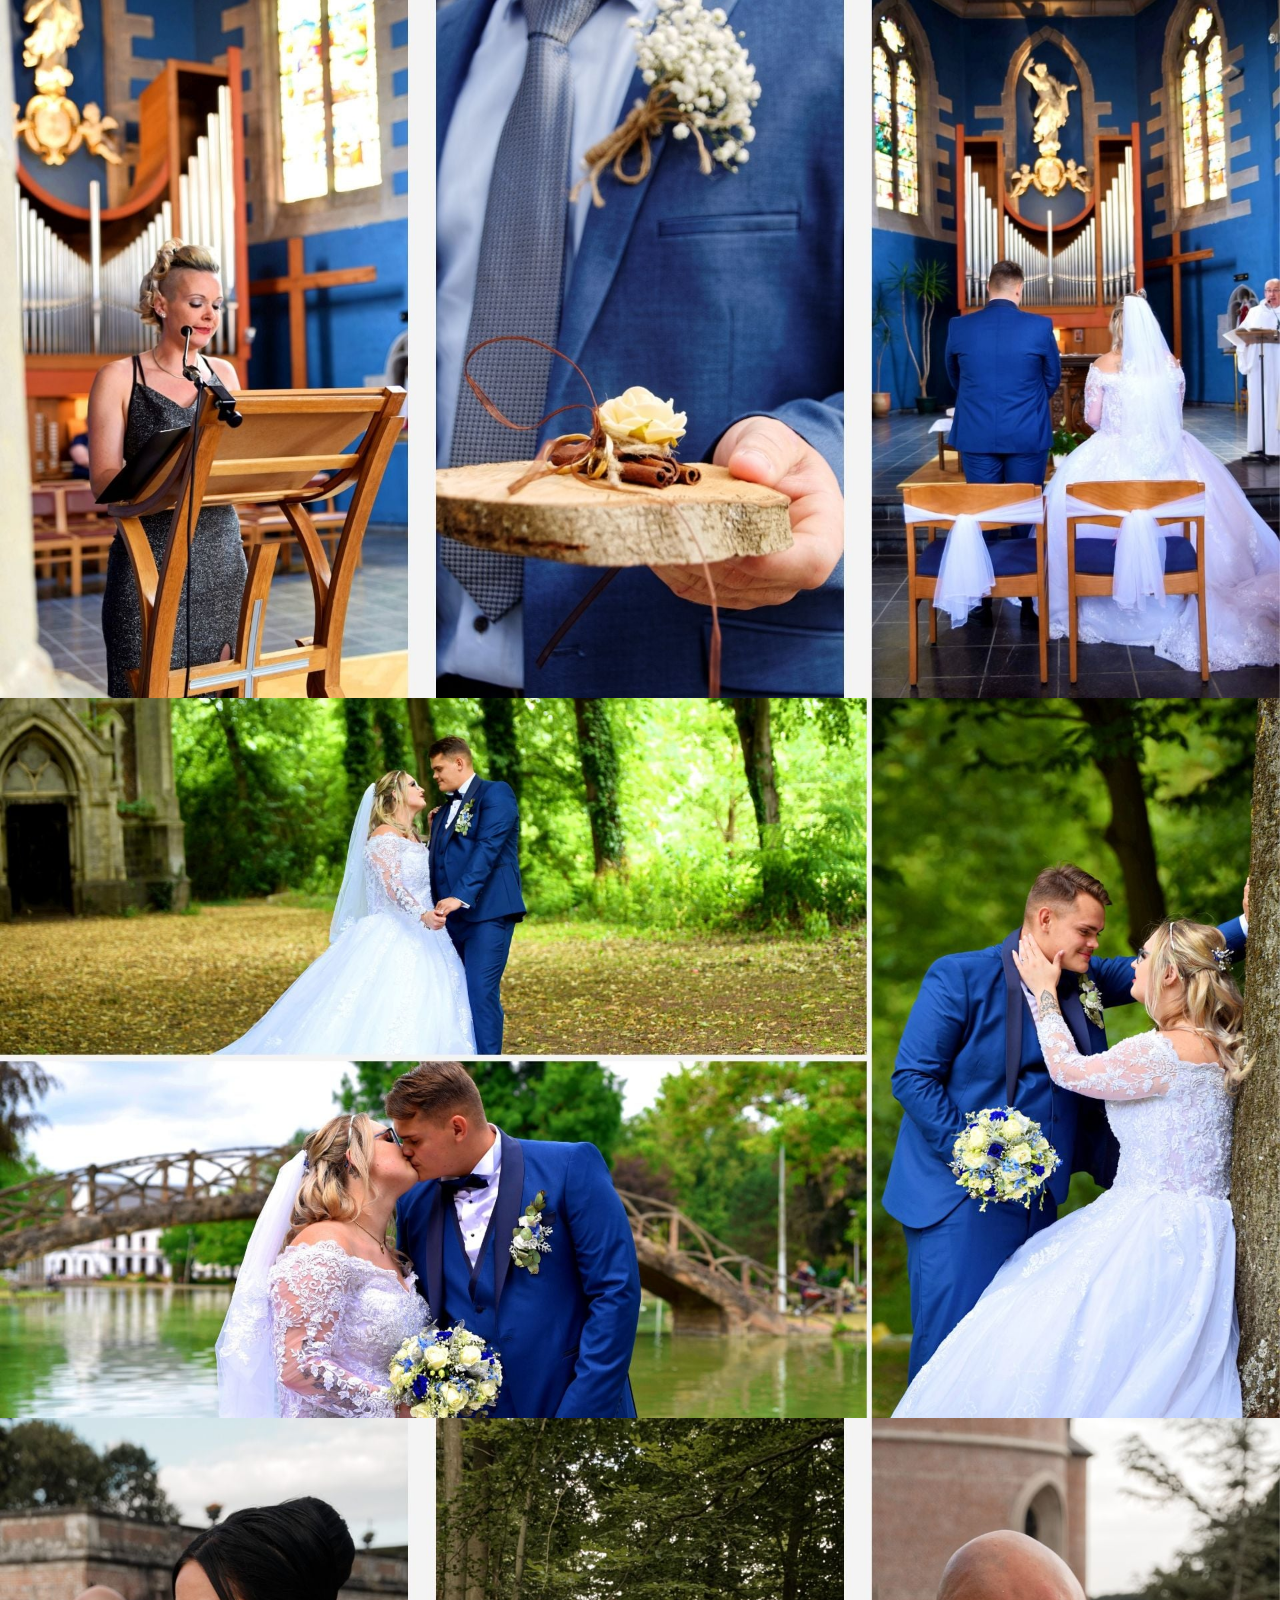
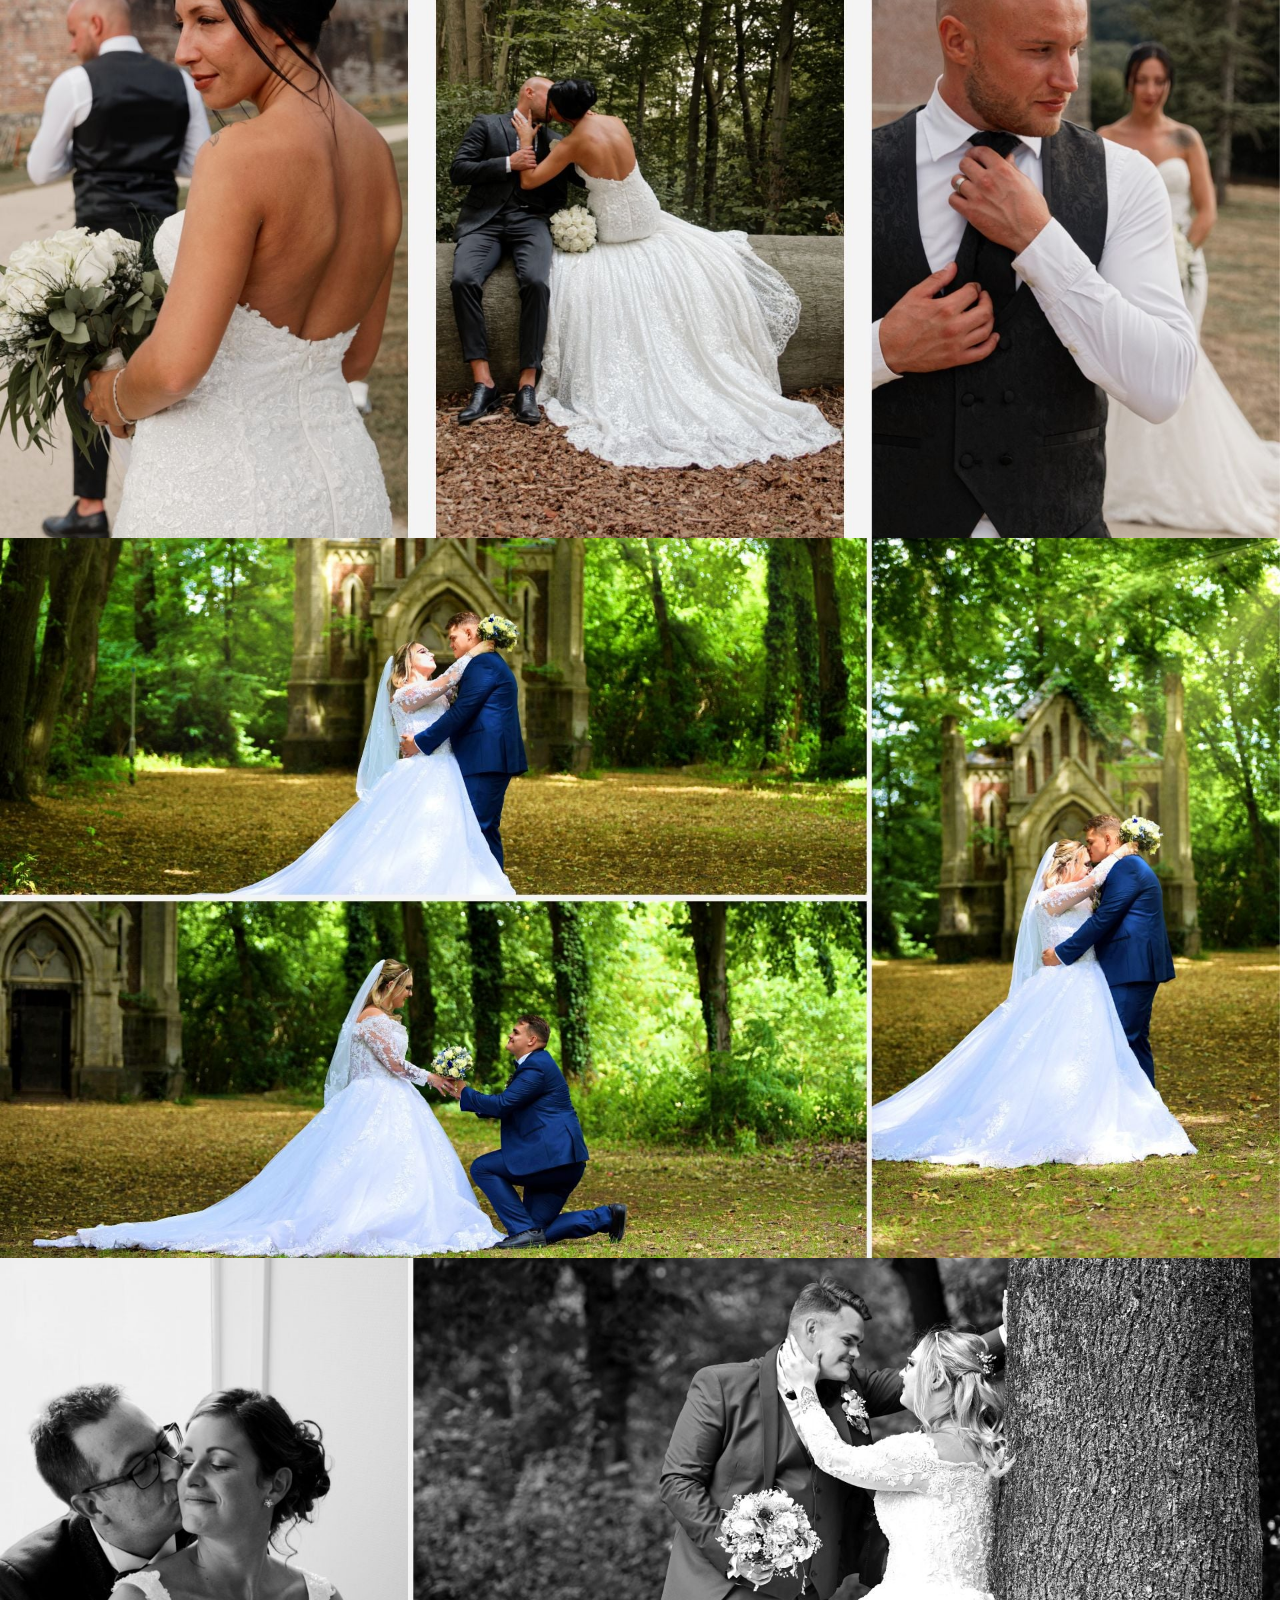
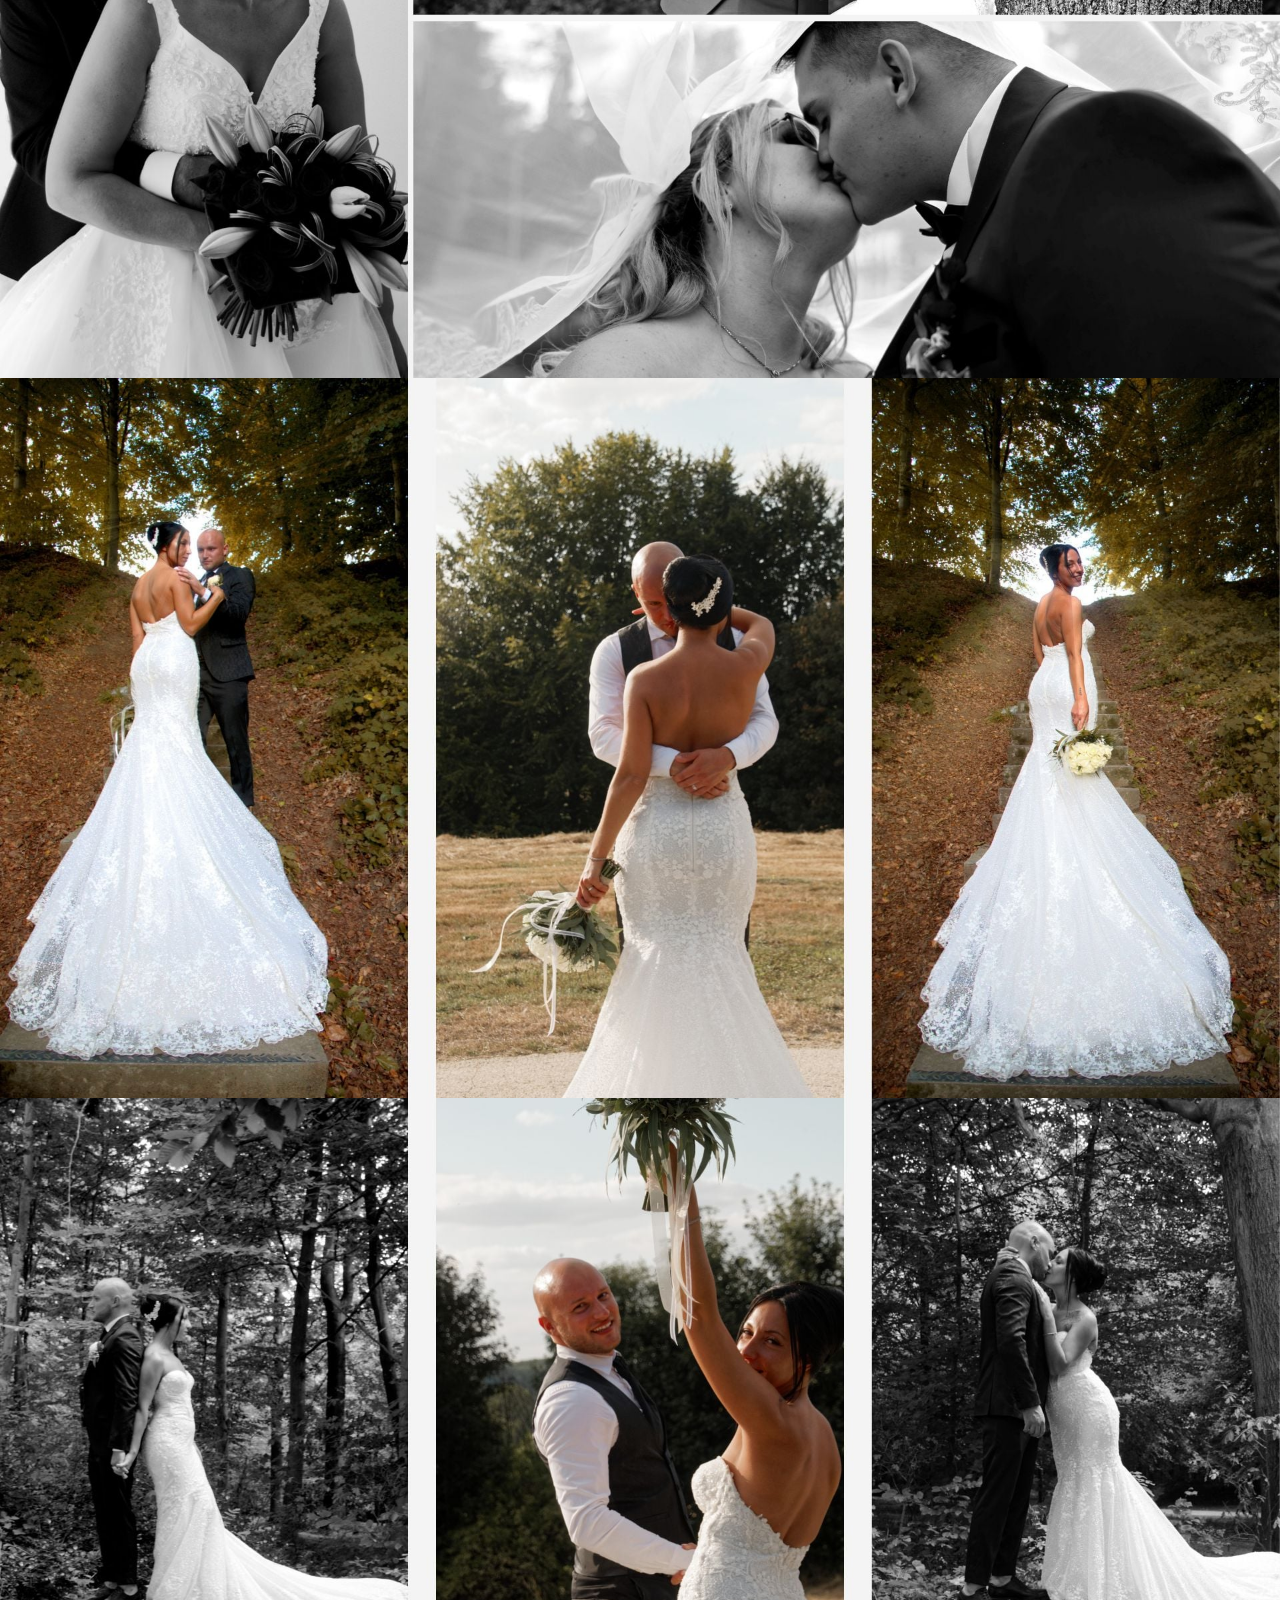
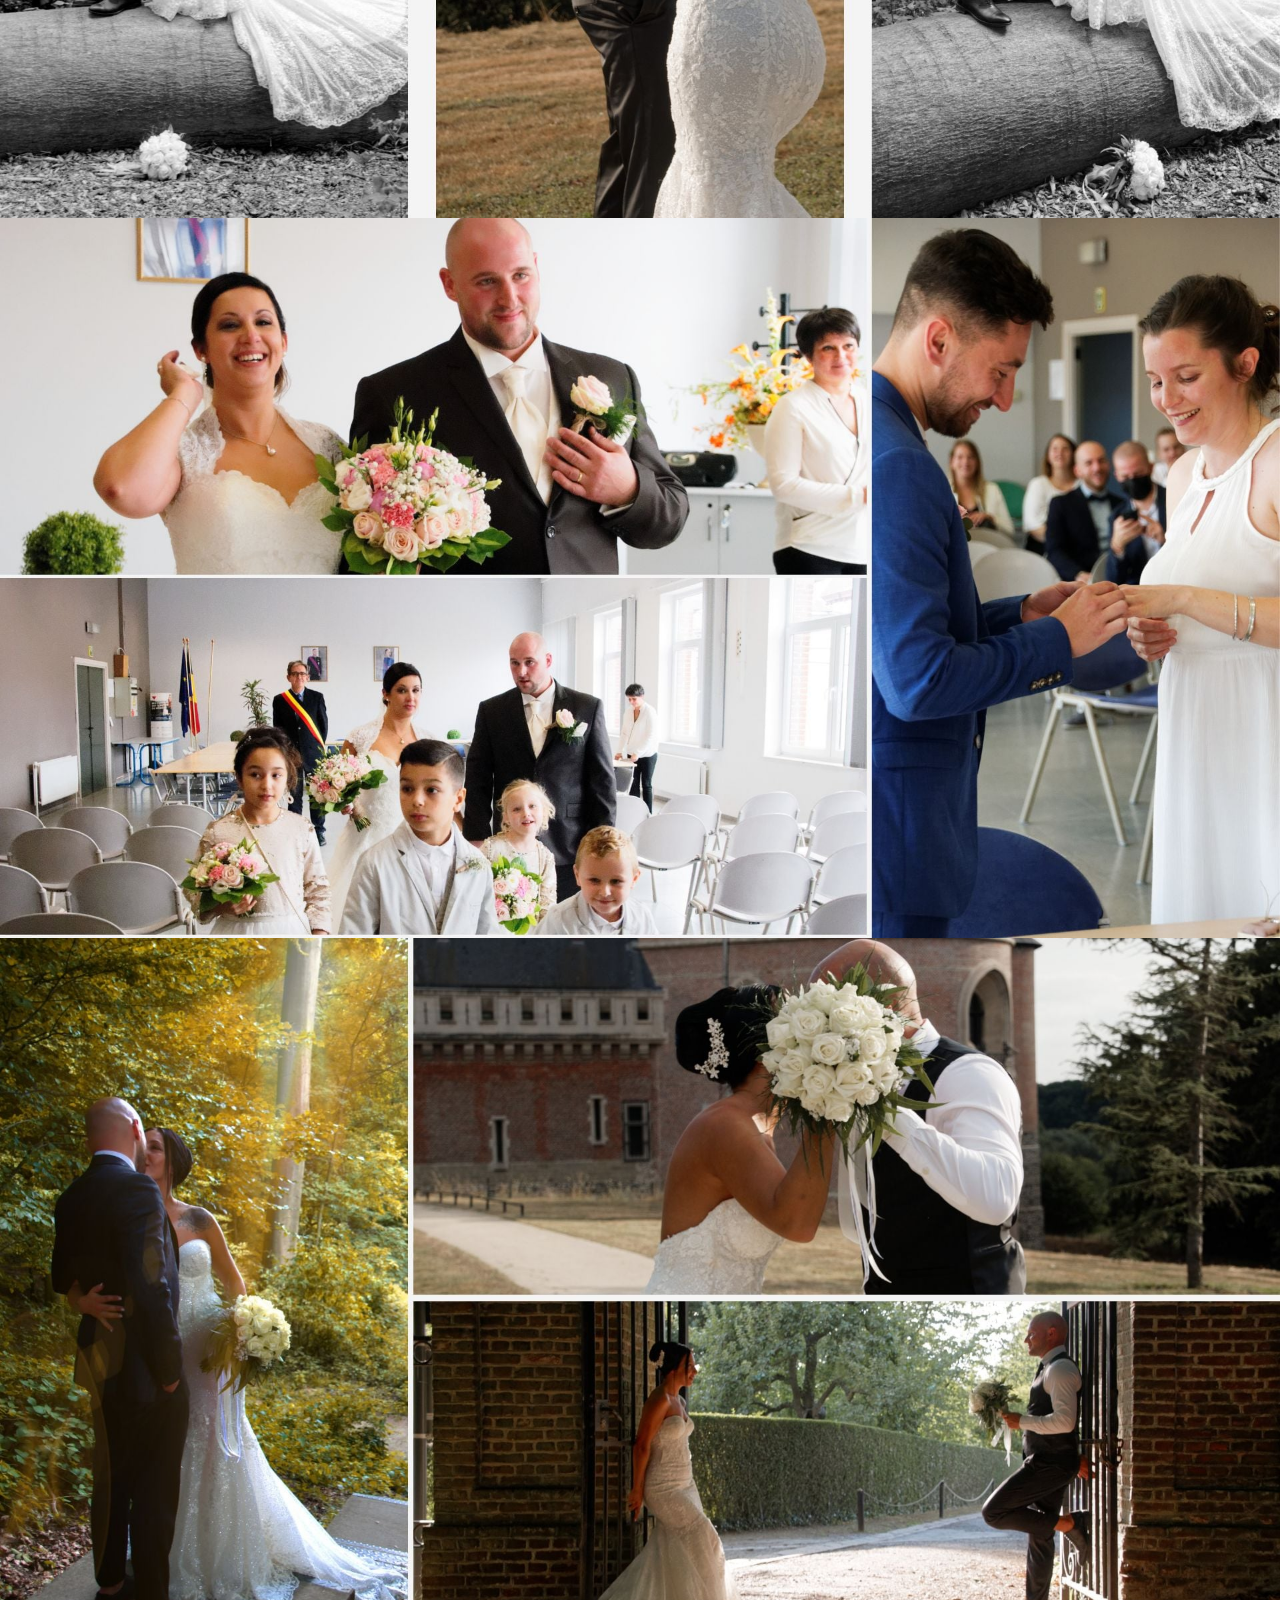
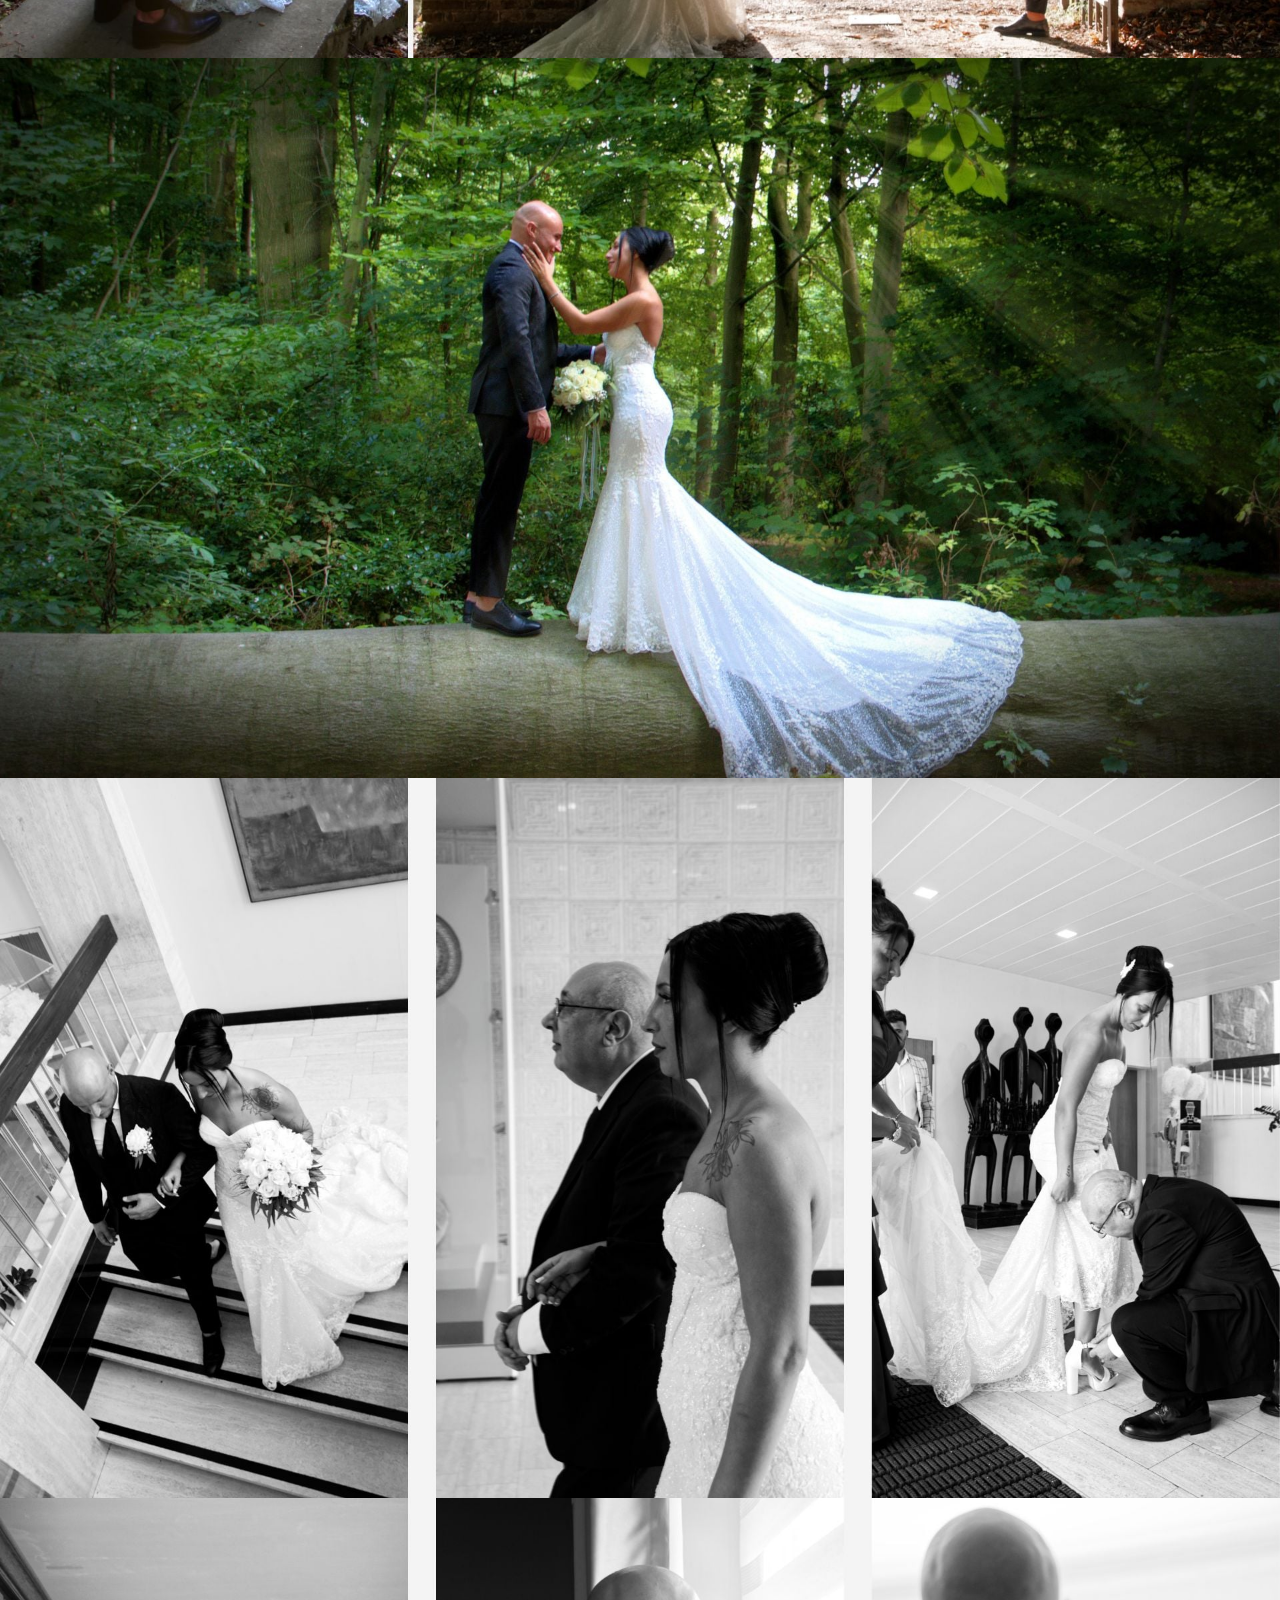
<file: mariage.html>
<!DOCTYPE html>
<html lang="en">
<head>
    <meta charset="UTF-8">
    <meta name="viewport" content="width=device-width, initial-scale=1.0">
    <title>Aline-L.Photographies</title>
    <link rel="stylesheet" href="assets/css/style.css">
</head>
<body>
    <nav>
        <ul>
            <li><a href="index.html">Home</a></li>
            <li><a href="mariage.html">Mariage</a></li>
        </ul>
    </nav>
    
    <div class="container">
    <div class="presantation">
        <img src="./assets//img2page/img-1.jpeg"
    </div>
    <div class="quisuisje">
        <img src="./assets//img2page/img-2.jpeg"
    </div>
    <div>
        <img src="./assets//img2page/img-3.jpeg">
    </div>
    <div>
        <img src="./assets//img2page/img-4.jpeg">
    </div>
    <div> 
        <img src="./assets//img2page/img-5.jpeg">
    </div>
    <div>
        <img src="./assets//img2page/img-6.jpeg">
    </div>
    <div>
        <img src="./assets//img2page/img-7.jpeg">
    </div>
    <div>
        <img src="./assets//img2page/img-8.jpeg">
    </div>
    <div>
        <img src="./assets//img2page/img-8-1.jpeg">
    </div>
    <div>
        <img src="./assets//img2page/img-8-2.jpeg">
    </div>
    <div>
        <img src="./assets//img2page/img-9.jpeg">
    </div>
    <div>
        <img src="./assets//img2page/img-10.jpeg">
    </div>
    <div>
        <img src="./assets//img2page/img-11.jpeg">
    </div>
    <div>
        <img src="./assets//img2page/img-12.jpeg">
    </div>
    <div>
        <img src="./assets//img2page/img-13.jpeg">
    </div>
    <div>
        <img src="./assets//img2page/img-14.jpeg">
    </div>
    <div>
        <img src="./assets//img2page/img-15.jpeg">
    </div>
    <div>
        <img src="./assets//img2page/img-16.jpeg">
    </div>
    <div>
        <img src="./assets//img2page/img-17.jpeg">
    </div>
    <div>
        <img src="./assets//img2page/img-18.jpeg">
    </div>
    <div>
        <img src="./assets//img2page/img-19.jpeg">
    </div>
    <div>
        <img src="./assets//img2page/img-20.jpeg">
    </div>
    <div>
        <img src="./assets//img2page/img-21.jpeg">
    </div>
    <div>
        <img src="./assets//img2page/img-22.jpeg">
    </div>
    <div>
        <img src="./assets//img2page/img-23.jpeg">
    </div>
    <div>
        <img src="./assets//img2page/img-24.jpeg">
    </div>
</div>
</body>
</html>
</file>
<file: assets/css/style.css>
body, html {
  margin: 0;
  padding: 0;
  width: 100%;
  height: 100%;
  box-sizing: border-box;
}

.container {
  padding: 0;
  display: flex;
  flex-direction: column;
  justify-content: center;
  align-items: center;
}

img {
  width: 100%;
  height: auto; /* Mantiene le proporzioni */
  display: block; /* Rimuove gli spazi bianchi sotto l'immagine */
}

nav {
  background-color: #333;
  padding: 20px;
  display: flex;
  justify-content: flex-end;
}

nav ul {
  list-style-type: none;
  margin: 0;
  padding: 0;
}

nav ul li {
  display: inline;
  margin-right: 20px;
}

nav ul li a {
  color: white;
  text-decoration: none;
}

nav ul li a:hover {
  text-decoration: underline;
}/*# sourceMappingURL=style.css.map */
</file>
